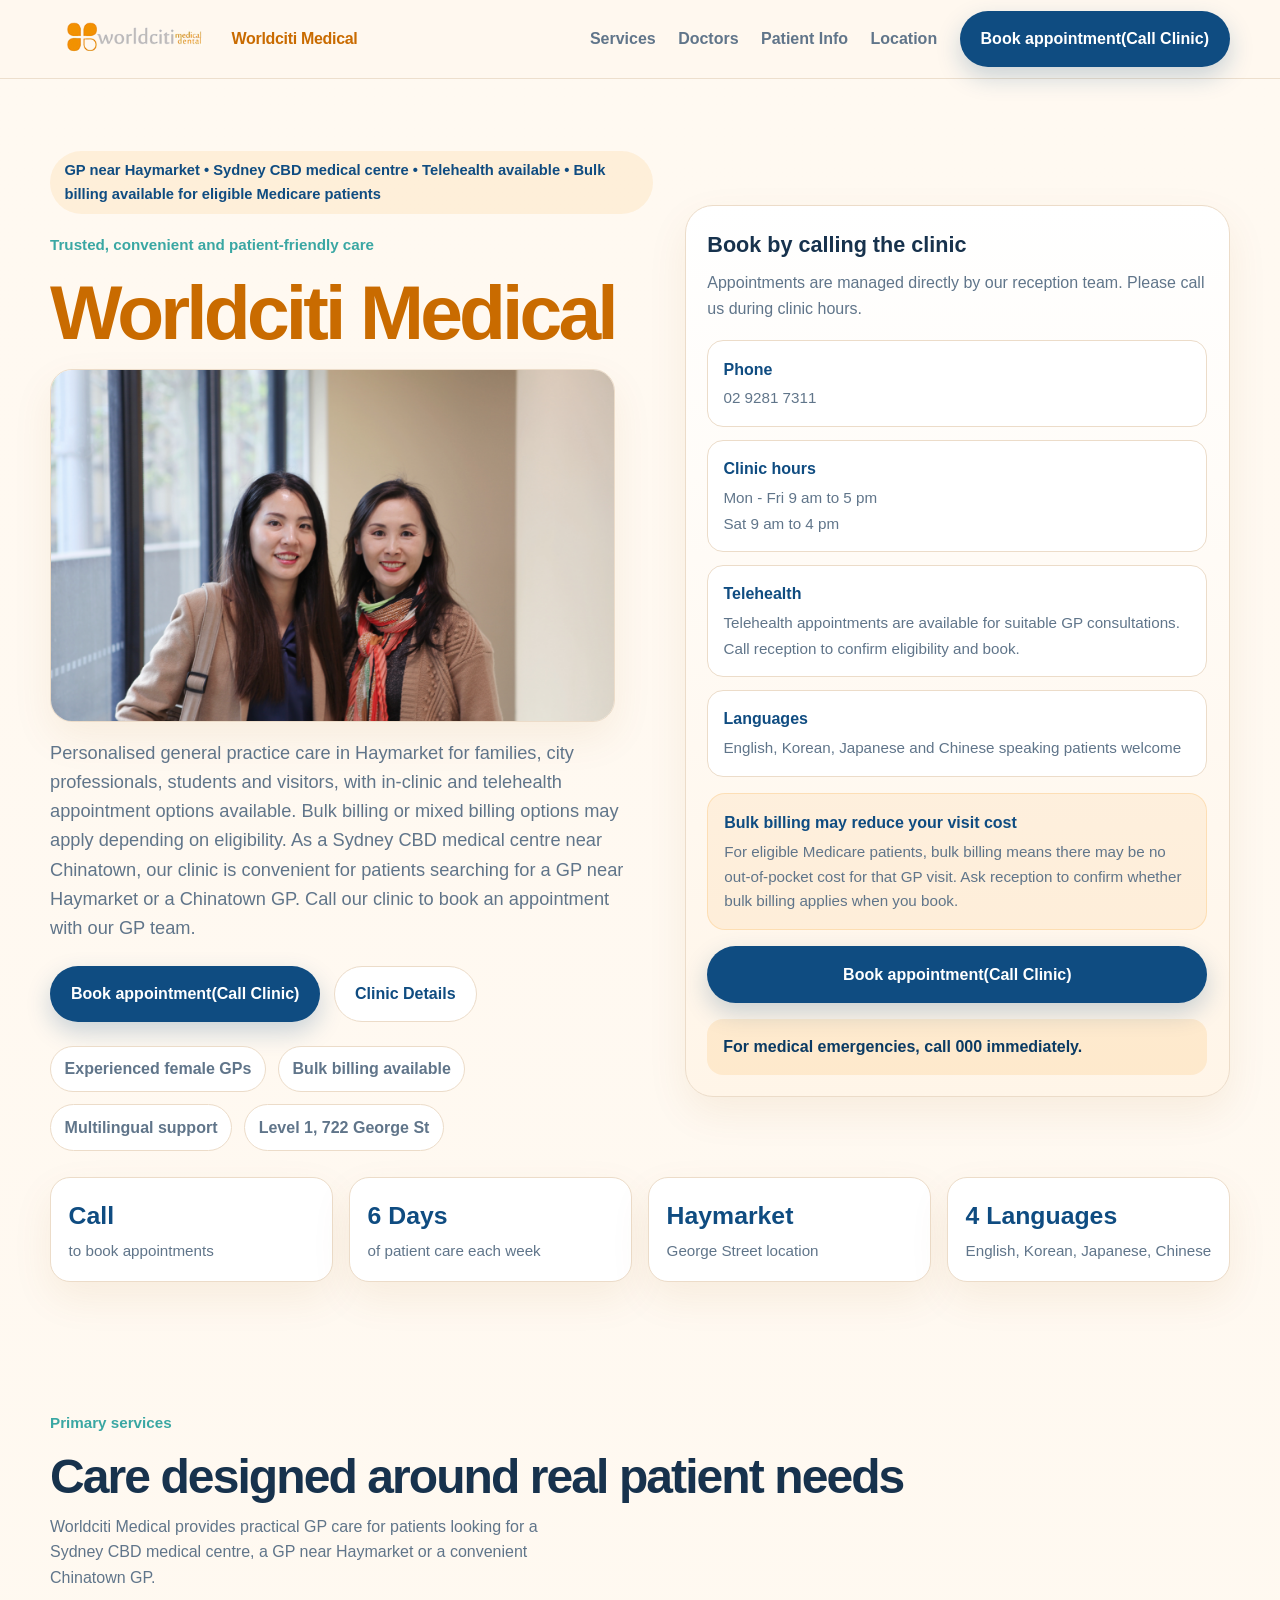
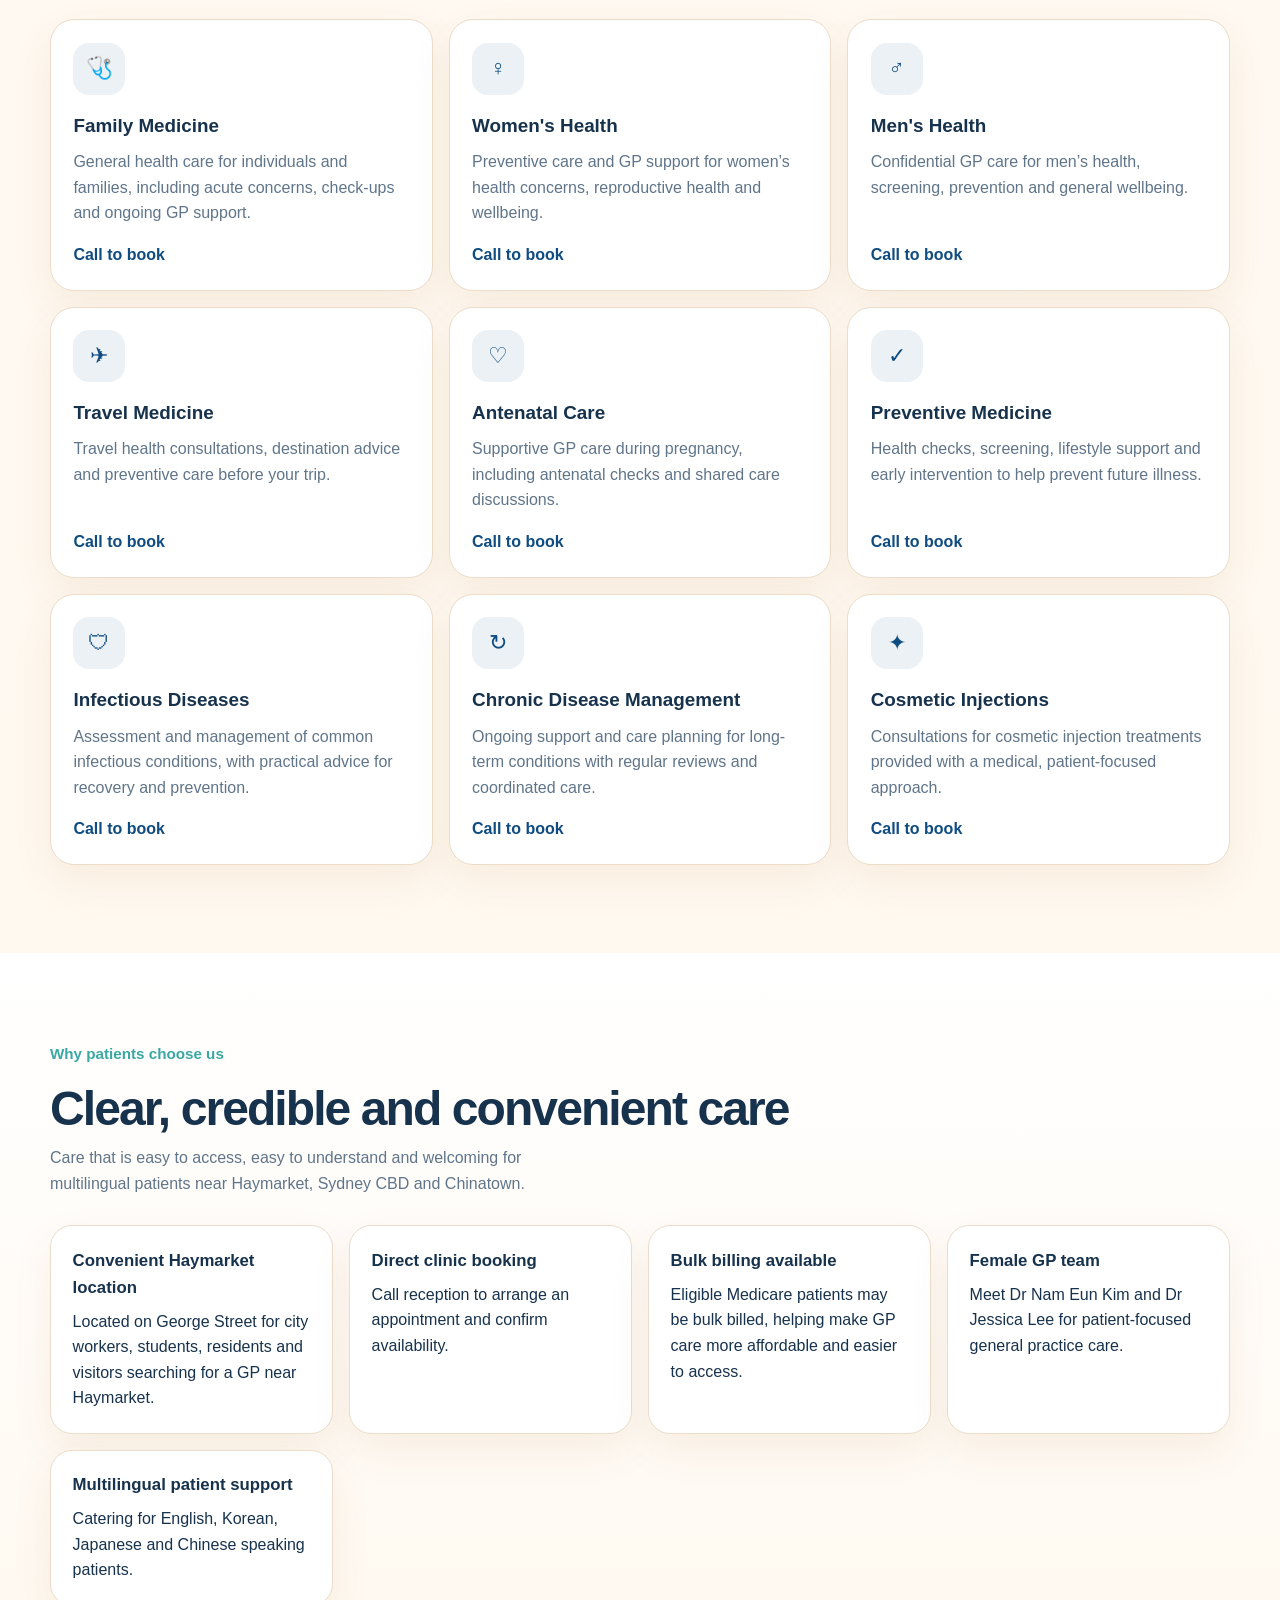
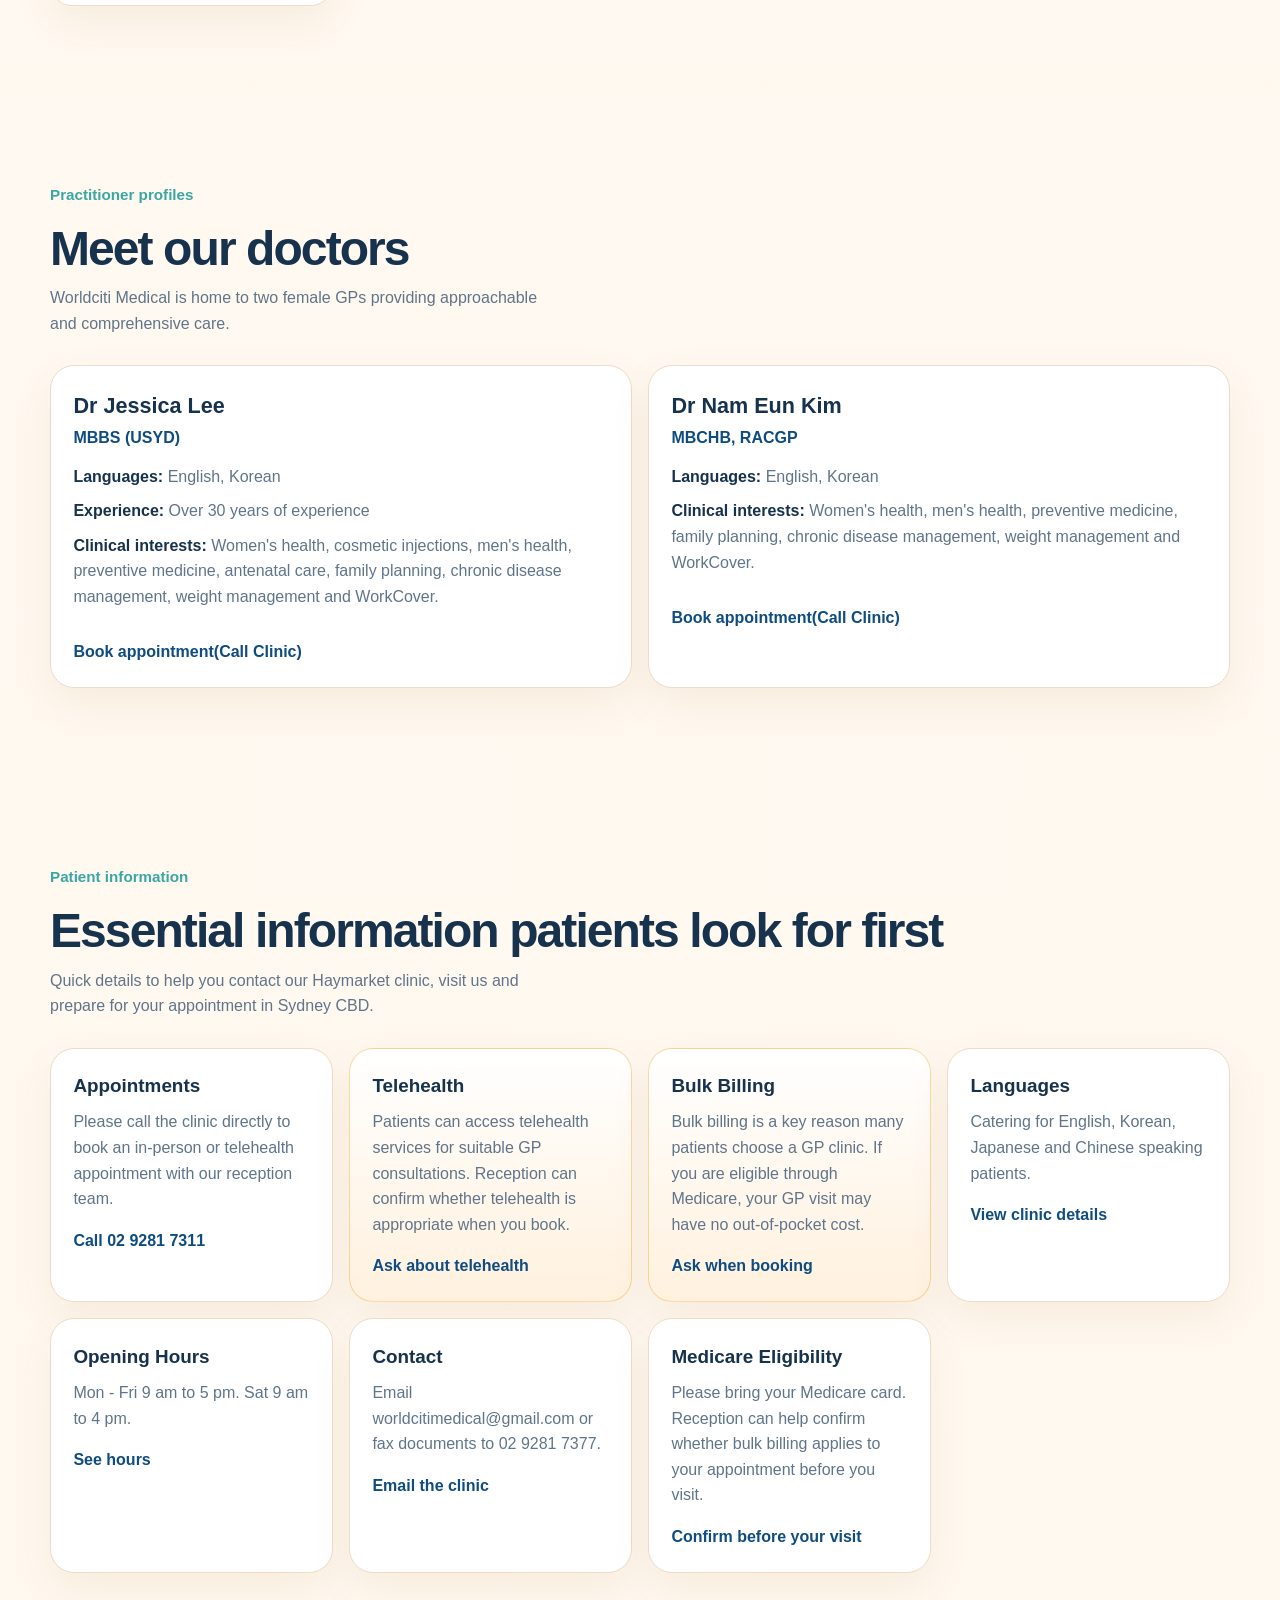
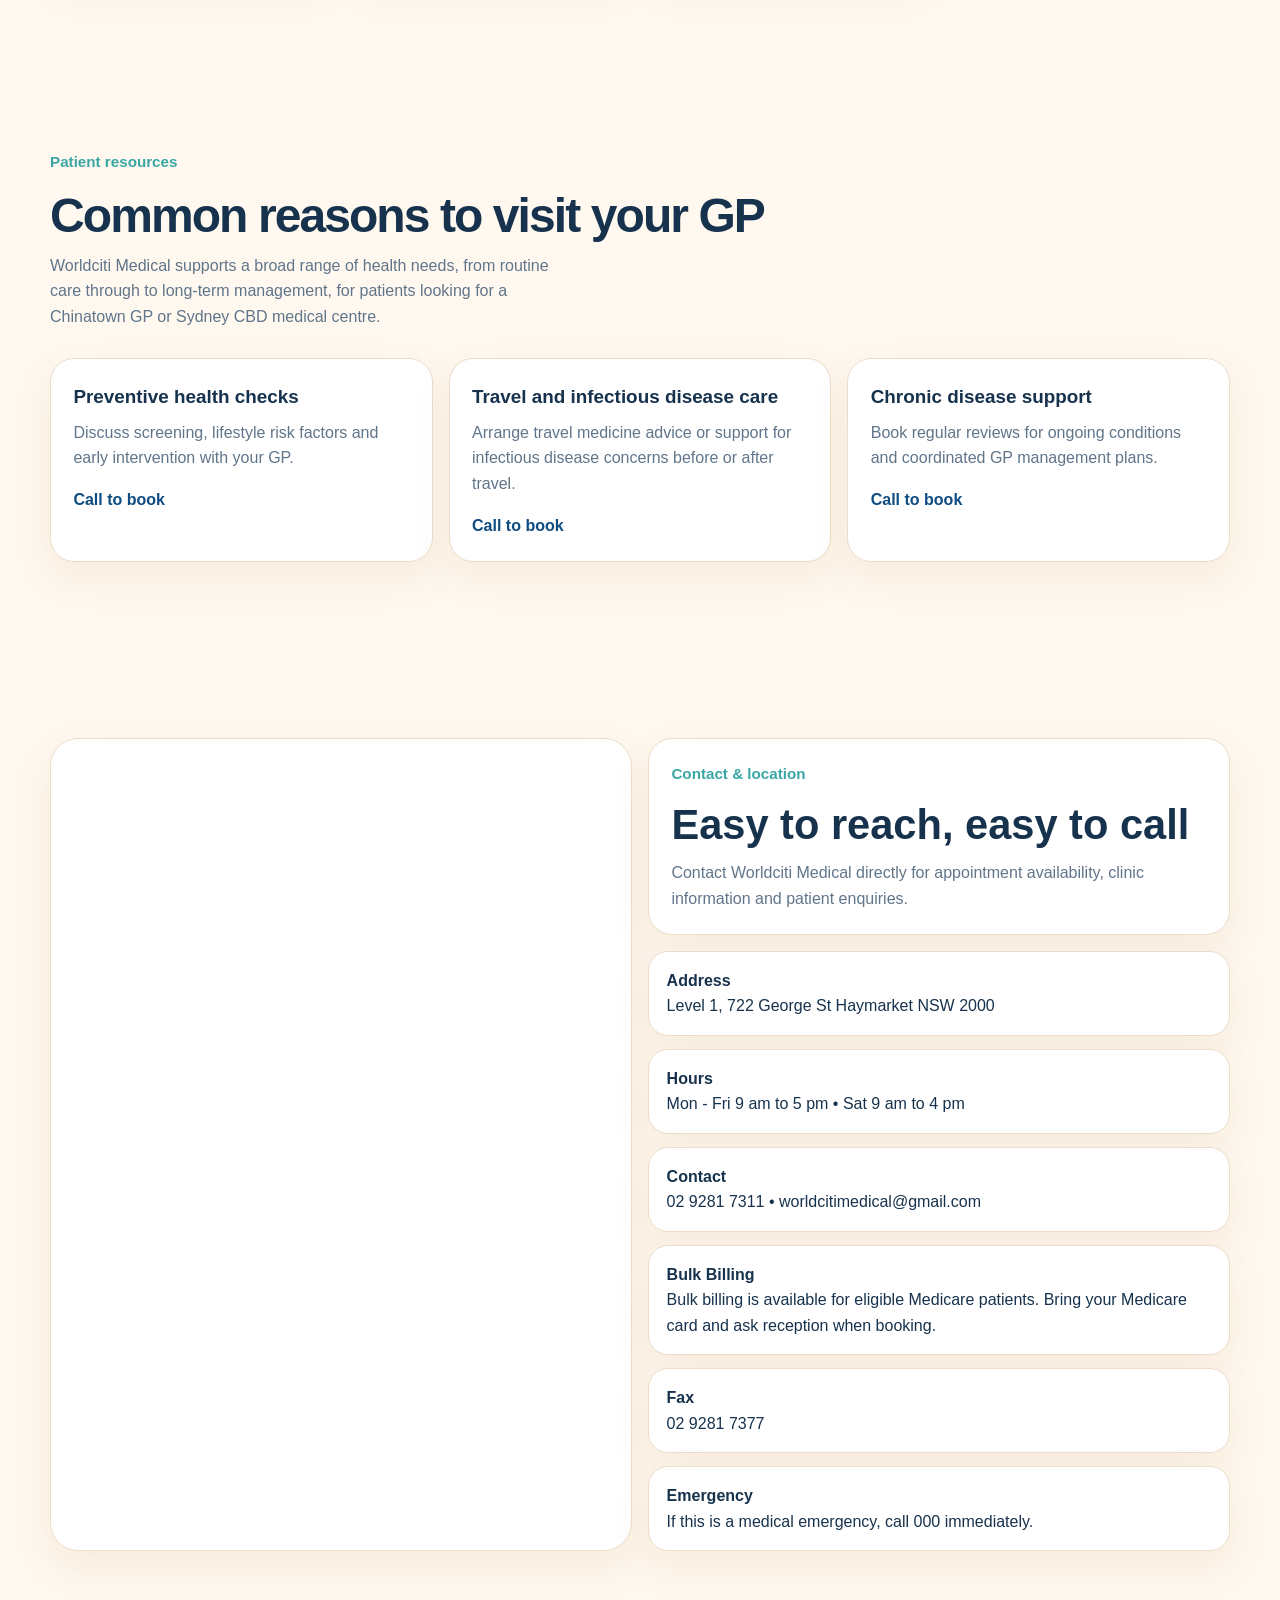
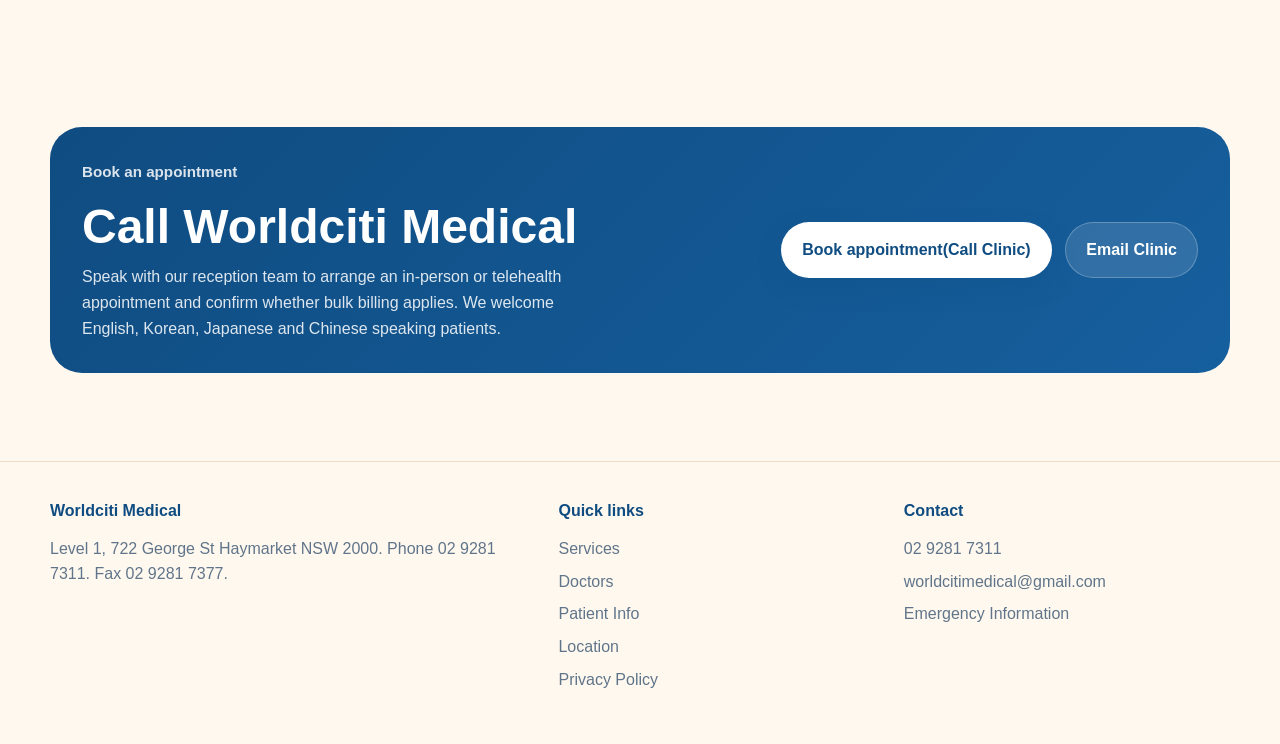
<file: index.html>
<!DOCTYPE html>
<html lang="en-AU">
<head>
  <meta charset="UTF-8" />
  <meta name="viewport" content="width=device-width, initial-scale=1.0" />
  <title>Worldciti Medical | GP Clinic in Haymarket, Sydney CBD</title>
  <meta name="description" content="Looking for a trusted GP in Haymarket? Worldciti Medical offers comprehensive bulk billing/mixed billing medical services and telehealth consultations in Sydney CBD. Call to book today." />
  <meta name="theme-color" content="#0f4c81" />
  <link rel="canonical" href="https://worldcitimedical.com.au/" />
  <meta property="og:title" content="Worldciti Medical | GP Clinic in Haymarket, Sydney CBD" />
  <meta property="og:description" content="Looking for a trusted GP in Haymarket? Worldciti Medical offers bulk billing/mixed billing medical services and telehealth consultations in Sydney CBD. Call to book today." />
  <meta property="og:type" content="website" />
  <meta property="og:locale" content="en_AU" />
  <meta property="og:url" content="https://worldcitimedical.com.au/" />
  <style>
    :root {
      --bg: #fff8ef;
      --surface: #ffffff;
      --surface-soft: #fff1de;
      --primary: #0f4c81;
      --primary-strong: #0a3a63;
      --accent: #3aa7a3;
      --brand-orange: #f29200;
      --brand-orange-dark: #c96b00;
      --accent-soft: #fff1de;
      --text: #17324d;
      --muted: #60758a;
      --border: #ecdcc9;
      --shadow: 0 16px 40px rgba(154, 87, 0, 0.08);
      --radius-lg: 28px;
      --radius-md: 18px;
      --max: 1180px;
    }

    * {
      box-sizing: border-box;
      margin: 0;
      padding: 0;
    }

    html {
      scroll-behavior: smooth;
    }

    body {
      font-family: Inter, "Segoe UI", Arial, Helvetica, sans-serif;
      background: linear-gradient(180deg, #fff9f1 0%, var(--bg) 100%);
      color: var(--text);
      line-height: 1.6;
      overflow-x: hidden;
    }

    a {
      color: inherit;
      text-decoration: none;
    }

    img {
      max-width: 100%;
      display: block;
    }

    .container {
      width: min(var(--max), calc(100% - 2rem));
      margin: 0 auto;
    }

    .section {
      padding: 88px 0;
    }

    .chip {
      display: inline-flex;
      align-items: center;
      flex-wrap: wrap;
      gap: 0.55rem;
      max-width: 100%;
      padding: 0.5rem 0.9rem;
      border-radius: 999px;
      background: rgba(242, 146, 0, 0.1);
      color: var(--primary);
      font-weight: 700;
      font-size: 0.92rem;
      margin-bottom: 1.1rem;
    }

    .btn {
      display: inline-flex;
      align-items: center;
      justify-content: center;
      gap: 0.55rem;
      min-height: 50px;
      padding: 0.9rem 1.25rem;
      border-radius: 999px;
      border: 1px solid transparent;
      cursor: pointer;
      font-weight: 700;
      transition: transform 0.22s ease, box-shadow 0.22s ease, background 0.22s ease;
    }

    .btn:hover {
      transform: translateY(-2px);
    }

    .btn-primary {
      background: var(--primary);
      color: #fff;
      box-shadow: 0 10px 24px rgba(15, 76, 129, 0.22);
    }

    .btn-primary:hover {
      background: var(--primary-strong);
    }

    .btn-secondary {
      background: #fff;
      color: var(--primary);
      border-color: var(--border);
    }

    .btn-secondary:hover {
      background: var(--surface-soft);
    }

    .eyebrow {
      display: inline-flex;
      align-items: center;
      gap: 0.45rem;
      color: var(--accent);
      font-weight: 700;
      font-size: 0.95rem;
      margin-bottom: 1rem;
    }

    header {
      position: sticky;
      top: 0;
      z-index: 1000;
      background: rgba(255, 248, 239, 0.94);
      backdrop-filter: blur(12px);
      border-bottom: 1px solid rgba(236, 220, 201, 0.9);
    }

    .nav {
      display: flex;
      align-items: center;
      justify-content: space-between;
      min-height: 78px;
      gap: 1rem;
    }

    .brand {
      display: flex;
      align-items: center;
      gap: 0.85rem;
      font-weight: 800;
      color: var(--brand-orange-dark);
      letter-spacing: -0.02em;
    }

    .brand-badge {
      width: 168px;
      height: auto;
      max-height: 54px;
      object-fit: contain;
    }

    .nav-links {
      display: flex;
      align-items: center;
      gap: 1.4rem;
      color: var(--muted);
      font-weight: 600;
    }

    .nav-links a:hover {
      color: var(--primary);
    }

    .menu-toggle {
      display: none;
      font-size: 1.6rem;
      background: transparent;
      border: 0;
      color: var(--primary);
      cursor: pointer;
    }

    .hero {
      padding: 72px 0 40px;
    }

    .hero-grid {
      display: grid;
      grid-template-columns: 1.05fr 0.95fr;
      gap: 2rem;
      align-items: center;
    }

    .hero-title-block {
      width: 100%;
      max-width: 100%;
      margin-bottom: 1rem;
    }

    .hero-copy h1 {
      font-size: clamp(2.5rem, 6vw, 4.9rem);
      line-height: 1.04;
      letter-spacing: -0.05em;
      color: var(--brand-orange-dark);
      width: max-content;
      max-width: 100%;
    }

    .hero-doctor-photo {
      width: 100%;
      max-width: 100%;
      aspect-ratio: 16 / 10;
      border-radius: 22px;
      border: 1px solid var(--border);
      box-shadow: var(--shadow);
      margin-top: 1rem;
      margin-bottom: 1rem;
      object-fit: cover;
      object-position: center 45%;
    }

    .hero-copy p {
      color: var(--muted);
      font-size: clamp(1rem, 2vw, 1.14rem);
      max-width: 58ch;
      margin-bottom: 1.5rem;
    }

    .hero-actions {
      display: flex;
      flex-wrap: wrap;
      gap: 0.85rem;
      margin-bottom: 1.45rem;
    }

    .trust-row {
      display: flex;
      flex-wrap: wrap;
      gap: 0.75rem;
      color: var(--muted);
      font-weight: 600;
    }

    .trust-pill {
      padding: 0.6rem 0.85rem;
      border-radius: 999px;
      background: #fff;
      border: 1px solid var(--border);
    }

    .hero-card {
      background: var(--surface);
      border: 1px solid var(--border);
      border-radius: var(--radius-lg);
      box-shadow: var(--shadow);
      padding: 1.35rem;
      position: relative;
      overflow: hidden;
    }

    .booking-panel {
      background: linear-gradient(180deg, #ffffff 0%, #fff5e8 100%);
    }

    .booking-panel h3 {
      font-size: 1.35rem;
      margin-bottom: 0.5rem;
    }

    .booking-panel p {
      color: var(--muted);
      margin-bottom: 1.2rem;
    }

    .contact-panel-list {
      display: grid;
      gap: 0.8rem;
      margin-bottom: 1rem;
    }

    .contact-panel-item {
      padding: 0.95rem;
      border-radius: 16px;
      border: 1px solid var(--border);
      background: #fff;
    }

    .contact-panel-item strong {
      display: block;
      color: var(--primary);
      margin-bottom: 0.2rem;
    }

    .contact-panel-item span,
    .contact-panel-item a {
      color: var(--muted);
      font-size: 0.95rem;
    }

    .notice {
      border-radius: 16px;
      background: rgba(242, 146, 0, 0.12);
      color: var(--primary-strong);
      padding: 0.95rem 1rem;
      font-weight: 700;
    }

    .billing-note {
      margin-top: 0.9rem;
      margin-bottom: 1rem;
      border-radius: 18px;
      background: rgba(242, 146, 0, 0.08);
      border: 1px solid rgba(242, 146, 0, 0.18);
      padding: 1rem;
    }

    .billing-note strong {
      display: block;
      color: var(--primary);
      margin-bottom: 0.3rem;
    }

    .billing-note p {
      margin: 0;
      color: var(--muted);
      font-size: 0.95rem;
    }

    .stats {
      display: grid;
      grid-template-columns: repeat(4, minmax(0, 1fr));
      gap: 1rem;
      margin-top: 26px;
    }

    .stat {
      background: #fff;
      border: 1px solid var(--border);
      border-radius: 20px;
      padding: 1.1rem;
      box-shadow: var(--shadow);
    }

    .stat strong {
      display: block;
      font-size: 1.55rem;
      color: var(--primary);
      margin-bottom: 0.15rem;
    }

    .stat span {
      color: var(--muted);
      font-size: 0.95rem;
    }

    .section-head {
      display: flex;
      justify-content: space-between;
      align-items: end;
      gap: 2rem;
      margin-bottom: 1.8rem;
    }

    .section-head h2 {
      font-size: clamp(2rem, 4vw, 3rem);
      line-height: 1.1;
      letter-spacing: -0.04em;
      margin-bottom: 0.6rem;
    }

    .section-head p {
      color: var(--muted);
      max-width: 58ch;
    }

    .service-grid,
    .doctor-grid,
    .info-grid,
    .resource-grid {
      display: grid;
      gap: 1rem;
    }

    .service-grid {
      grid-template-columns: repeat(3, minmax(0, 1fr));
    }

    .card {
      background: #fff;
      border: 1px solid var(--border);
      border-radius: 24px;
      padding: 1.4rem;
      box-shadow: var(--shadow);
    }

    .service-card {
      display: flex;
      flex-direction: column;
      justify-content: space-between;
      min-height: 220px;
    }

    .service-icon {
      width: 52px;
      height: 52px;
      border-radius: 16px;
      display: grid;
      place-items: center;
      background: rgba(15, 76, 129, 0.08);
      color: var(--primary);
      font-size: 1.35rem;
      margin-bottom: 1rem;
    }

    .service-card h3,
    .doctor-card h3,
    .info-card h3,
    .resource-card h3 {
      font-size: 1.18rem;
      margin-bottom: 0.5rem;
    }

    .service-card p,
    .doctor-card p,
    .info-card p,
    .resource-card p,
    .location-copy p {
      color: var(--muted);
    }

    .service-link,
    .text-link {
      color: var(--primary);
      font-weight: 700;
      margin-top: 1rem;
      display: inline-block;
    }

    .why {
      background: linear-gradient(180deg, #ffffff 0%, #fff8ef 100%);
    }

    .why-grid {
      display: grid;
      grid-template-columns: repeat(4, minmax(0, 1fr));
      gap: 1rem;
    }

    .why-item {
      background: #fff;
      border: 1px solid var(--border);
      border-radius: 22px;
      padding: 1.35rem;
      box-shadow: var(--shadow);
    }

    .why-item strong {
      display: block;
      font-size: 1.05rem;
      margin-bottom: 0.45rem;
    }

    .doctor-grid {
      grid-template-columns: 1fr;
    }

    .doctor-card {
      padding: 0;
      overflow: hidden;
    }

    .doctor-photo {
      height: 440px;
      background: linear-gradient(135deg, #fff1de, #fff8ef);
      display: grid;
      place-items: center;
      color: var(--primary);
      font-size: 3rem;
      font-weight: 800;
      background-repeat: no-repeat;
      background-size: cover;
      background-position: center 45%;
    }

    .doctor-photo.has-photo {
      color: transparent;
    }

    .doctor-photo.team {
      background-image: url("photoLeeKim.jpg");
    }

    .doctor-body {
      padding: 1.35rem;
    }

    .doctor-meta {
      display: flex;
      flex-wrap: wrap;
      gap: 0.55rem;
      margin: 0.75rem 0 1rem;
    }

    .doctor-meta span {
      border-radius: 999px;
      padding: 0.45rem 0.75rem;
      background: var(--surface-soft);
      color: var(--primary);
      font-size: 0.88rem;
      font-weight: 700;
    }

    .doctor-bio-grid {
      display: grid;
      grid-template-columns: repeat(2, minmax(0, 1fr));
      gap: 1rem;
      margin-top: 1rem;
    }

    .doctor-bio-card {
      display: flex;
      flex-direction: column;
      gap: 0.85rem;
    }

    .doctor-bio-card h3 {
      font-size: 1.35rem;
      margin-bottom: 0.1rem;
    }

    .doctor-credentials {
      color: var(--primary);
      font-weight: 800;
    }

    .doctor-bio-list {
      list-style: none;
      display: grid;
      gap: 0.55rem;
      color: var(--muted);
    }

    .doctor-bio-list strong {
      color: var(--text);
    }

    .info-grid {
      grid-template-columns: repeat(4, minmax(0, 1fr));
    }

    .info-card.featured {
      background: linear-gradient(180deg, #ffffff 0%, #fff1de 100%);
      border-color: rgba(242, 146, 0, 0.34);
    }

    .resource-grid {
      grid-template-columns: repeat(3, minmax(0, 1fr));
    }

    .location-grid {
      display: grid;
      grid-template-columns: 1fr 1fr;
      gap: 1rem;
      align-items: stretch;
    }

    .map-box {
      min-height: 380px;
      border-radius: 28px;
      border: 1px solid var(--border);
      box-shadow: var(--shadow);
      overflow: hidden;
      background: #fff;
    }

    .map-box iframe {
      width: 100%;
      height: 100%;
      min-height: 380px;
      border: 0;
      display: block;
    }

    .location-card {
      display: grid;
      gap: 1rem;
    }

    .location-list {
      display: grid;
      gap: 0.8rem;
    }

    .location-item {
      border-radius: 20px;
      background: #fff;
      border: 1px solid var(--border);
      padding: 1rem 1.1rem;
      box-shadow: var(--shadow);
    }

    .cta-band {
      background: linear-gradient(135deg, var(--primary), #165f9e);
      color: #fff;
      border-radius: 32px;
      padding: 2rem;
      display: grid;
      grid-template-columns: 1.1fr 0.9fr;
      gap: 1rem;
      align-items: center;
    }

    .cta-band p {
      color: rgba(255,255,255,0.86);
      max-width: 54ch;
    }

    .cta-actions {
      display: flex;
      flex-wrap: wrap;
      gap: 0.85rem;
      justify-content: flex-end;
    }

    .cta-band .btn-secondary {
      background: rgba(255,255,255,0.12);
      border-color: rgba(255,255,255,0.24);
      color: #fff;
    }

    footer {
      padding: 36px 0 52px;
      border-top: 1px solid var(--border);
      background: var(--bg);
    }

    .footer-grid {
      display: grid;
      grid-template-columns: 1.2fr 0.8fr 0.8fr;
      gap: 1.2rem;
      color: var(--muted);
    }

    .footer-grid h4 {
      color: var(--primary);
      margin-bottom: 0.75rem;
    }

    .footer-grid ul {
      list-style: none;
      display: grid;
      gap: 0.45rem;
    }

    .sr-only {
      position: absolute;
      width: 1px;
      height: 1px;
      padding: 0;
      margin: -1px;
      overflow: hidden;
      clip: rect(0, 0, 0, 0);
      border: 0;
    }

    .reveal {
      opacity: 0;
      transform: translateY(28px);
      transition: opacity 0.8s ease, transform 0.8s ease;
    }

    .reveal.visible {
      opacity: 1;
      transform: translateY(0);
    }

    @media (max-width: 1024px) {
      .hero-grid,
      .location-grid,
      .cta-band,
      .service-grid,
      .doctor-grid,
      .doctor-bio-grid,
      .info-grid,
      .resource-grid,
      .stats,
      .why-grid,
      .footer-grid {
        grid-template-columns: 1fr 1fr;
      }
    }

    @media (max-width: 820px) {
      .brand-badge {
        width: 142px;
        max-height: 48px;
      }

      .menu-toggle {
        display: block;
      }

      .nav-links {
        position: absolute;
        top: 78px;
        left: 1rem;
        right: 1rem;
        display: none;
        flex-direction: column;
        align-items: stretch;
        background: rgba(255,255,255,0.98);
        border: 1px solid var(--border);
        border-radius: 20px;
        padding: 1rem;
        box-shadow: var(--shadow);
      }

      .nav-links.open {
        display: flex;
      }

      .nav-links a,
      .nav-links .btn {
        width: 100%;
        text-align: center;
      }

      .hero-grid,
      .service-grid,
      .doctor-grid,
      .doctor-bio-grid,
      .info-grid,
      .resource-grid,
      .location-grid,
      .stats,
      .why-grid,
      .cta-band,
      .footer-grid {
        grid-template-columns: 1fr;
      }

      .section {
        padding: 74px 0;
      }

      .cta-actions {
        justify-content: flex-start;
      }

      .doctor-photo {
        height: 460px;
      }

    }

    @media (prefers-reduced-motion: reduce) {
      html {
        scroll-behavior: auto;
      }

      .reveal,
      .btn {
        transition: none !important;
        transform: none !important;
        opacity: 1 !important;
      }
    }
  </style>
  <script type="application/ld+json">
  {
    "@context": "https://schema.org",
    "@type": "MedicalClinic",
    "name": "Worldciti Medical",
    "url": "https://worldcitimedical.com.au/",
    "description": "Worldciti Medical is a GP clinic in Haymarket, serving patients looking for a Sydney CBD medical centre, GP near Haymarket, Chinatown GP or telehealth GP consultation.",
    "telephone": "+61-2-9281-7311",
    "faxNumber": "+61-2-9281-7377",
    "email": "worldcitimedical@gmail.com",
    "medicalSpecialty": ["GeneralPractice"],
    "areaServed": ["Haymarket", "Sydney CBD", "Chinatown"],
    "availableService": ["General practice", "Bulk billing/mixed billing medical services", "Telehealth consultations"],
    "address": {
      "@type": "PostalAddress",
      "streetAddress": "Level 1, 722 George St",
      "addressLocality": "Haymarket",
      "addressRegion": "NSW",
      "postalCode": "2000",
      "addressCountry": "AU"
    },
    "openingHoursSpecification": [
      {
        "@type": "OpeningHoursSpecification",
        "dayOfWeek": ["Monday", "Tuesday", "Wednesday", "Thursday", "Friday"],
        "opens": "09:00",
        "closes": "17:00"
      },
      {
        "@type": "OpeningHoursSpecification",
        "dayOfWeek": ["Saturday"],
        "opens": "09:00",
        "closes": "16:00"
      }
    ]
  }
  </script>
</head>
<body>
  <header>
    <div class="container nav">
      <a href="#top" class="brand" aria-label="Go to homepage">
        <img class="brand-badge" src="worldcitimedical_logo.png" alt="" />
        <span>Worldciti Medical</span>
      </a>

      <button class="menu-toggle" aria-label="Open menu" aria-expanded="false">☰</button>

      <nav class="nav-links" id="navMenu">
        <a href="#services">Services</a>
        <a href="#doctors">Doctors</a>
        <a href="#patients">Patient Info</a>
        <a href="#location">Location</a>
        <a href="tel:0292817311" class="btn btn-primary">Book appointment(Call Clinic)</a>
      </nav>
    </div>
  </header>

  <main id="top">
    <section class="hero">
      <div class="container hero-grid">
        <div class="hero-copy reveal visible">
          <div class="chip">GP near Haymarket • Sydney CBD medical centre • Telehealth available • Bulk billing available for eligible Medicare patients</div>
          <div class="eyebrow">Trusted, convenient and patient-friendly care</div>
          <div class="hero-title-block">
            <h1 id="heroTitle">Worldciti Medical</h1>
            <img class="hero-doctor-photo" src="photoLeeKim.jpg" alt="Dr Nam Eun Kim and Dr Jessica Lee" />
          </div>
          <p>
            Personalised general practice care in Haymarket for families, city professionals,
            students and visitors, with in-clinic and telehealth appointment options available.
            Bulk billing or mixed billing options may apply depending on eligibility.
            As a Sydney CBD medical centre near Chinatown, our clinic is convenient for patients searching
            for a GP near Haymarket or a Chinatown GP. Call our clinic to book an appointment with our GP team.
          </p>
          <div class="hero-actions">
            <a href="tel:0292817311" class="btn btn-primary">Book appointment(Call Clinic)</a>
            <a href="#location" class="btn btn-secondary">Clinic Details</a>
          </div>
          <div class="trust-row">
            <span class="trust-pill">Experienced female GPs</span>
            <span class="trust-pill">Bulk billing available</span>
            <span class="trust-pill">Multilingual support</span>
            <span class="trust-pill">Level 1, 722 George St</span>
          </div>
        </div>

        <div class="hero-card booking-panel reveal" id="booking">
          <h3>Book by calling the clinic</h3>
          <p>Appointments are managed directly by our reception team. Please call us during clinic hours.</p>
          <div class="contact-panel-list">
            <div class="contact-panel-item">
              <strong>Phone</strong>
              <a href="tel:0292817311">02 9281 7311</a>
            </div>
            <div class="contact-panel-item">
              <strong>Clinic hours</strong>
              <span>Mon - Fri 9 am to 5 pm<br />Sat 9 am to 4 pm</span>
            </div>
            <div class="contact-panel-item">
              <strong>Telehealth</strong>
              <span>Telehealth appointments are available for suitable GP consultations. Call reception to confirm eligibility and book.</span>
            </div>
            <div class="contact-panel-item">
              <strong>Languages</strong>
              <span>English, Korean, Japanese and Chinese speaking patients welcome</span>
            </div>
          </div>
          <div class="billing-note">
            <strong>Bulk billing may reduce your visit cost</strong>
            <p>For eligible Medicare patients, bulk billing means there may be no out-of-pocket cost for that GP visit. Ask reception to confirm whether bulk billing applies when you book.</p>
          </div>
          <a href="tel:0292817311" class="btn btn-primary" style="width: 100%;">Book appointment(Call Clinic)</a>
          <div class="notice" style="margin-top: 1rem;">For medical emergencies, call 000 immediately.</div>
        </div>
      </div>

      <div class="container stats reveal">
        <div class="stat"><strong>Call</strong><span>to book appointments</span></div>
        <div class="stat"><strong>6 Days</strong><span>of patient care each week</span></div>
        <div class="stat"><strong>Haymarket</strong><span>George Street location</span></div>
        <div class="stat"><strong>4 Languages</strong><span>English, Korean, Japanese, Chinese</span></div>
      </div>
    </section>

    <section id="services" class="section">
      <div class="container">
        <div class="section-head reveal">
          <div>
            <div class="eyebrow">Primary services</div>
            <h2>Care designed around real patient needs</h2>
            <p>Worldciti Medical provides practical GP care for patients looking for a Sydney CBD medical centre, a GP near Haymarket or a convenient Chinatown GP.</p>
          </div>
        </div>

        <div class="service-grid">
          <article class="card service-card reveal">
            <div>
              <div class="service-icon">🩺</div>
              <h3>Family Medicine</h3>
              <p>General health care for individuals and families, including acute concerns, check-ups and ongoing GP support.</p>
            </div>
            <a href="tel:0292817311" class="service-link">Call to book</a>
          </article>

          <article class="card service-card reveal">
            <div>
              <div class="service-icon">♀</div>
              <h3>Women's Health</h3>
              <p>Preventive care and GP support for women’s health concerns, reproductive health and wellbeing.</p>
            </div>
            <a href="tel:0292817311" class="service-link">Call to book</a>
          </article>

          <article class="card service-card reveal">
            <div>
              <div class="service-icon">♂</div>
              <h3>Men's Health</h3>
              <p>Confidential GP care for men’s health, screening, prevention and general wellbeing.</p>
            </div>
            <a href="tel:0292817311" class="service-link">Call to book</a>
          </article>

          <article class="card service-card reveal">
            <div>
              <div class="service-icon">✈</div>
              <h3>Travel Medicine</h3>
              <p>Travel health consultations, destination advice and preventive care before your trip.</p>
            </div>
            <a href="tel:0292817311" class="service-link">Call to book</a>
          </article>

          <article class="card service-card reveal">
            <div>
              <div class="service-icon">♡</div>
              <h3>Antenatal Care</h3>
              <p>Supportive GP care during pregnancy, including antenatal checks and shared care discussions.</p>
            </div>
            <a href="tel:0292817311" class="service-link">Call to book</a>
          </article>

          <article class="card service-card reveal">
            <div>
              <div class="service-icon">✓</div>
              <h3>Preventive Medicine</h3>
              <p>Health checks, screening, lifestyle support and early intervention to help prevent future illness.</p>
            </div>
            <a href="tel:0292817311" class="service-link">Call to book</a>
          </article>

          <article class="card service-card reveal">
            <div>
              <div class="service-icon">🛡</div>
              <h3>Infectious Diseases</h3>
              <p>Assessment and management of common infectious conditions, with practical advice for recovery and prevention.</p>
            </div>
            <a href="tel:0292817311" class="service-link">Call to book</a>
          </article>

          <article class="card service-card reveal">
            <div>
              <div class="service-icon">↻</div>
              <h3>Chronic Disease Management</h3>
              <p>Ongoing support and care planning for long-term conditions with regular reviews and coordinated care.</p>
            </div>
            <a href="tel:0292817311" class="service-link">Call to book</a>
          </article>

          <article class="card service-card reveal">
            <div>
              <div class="service-icon">✦</div>
              <h3>Cosmetic Injections</h3>
              <p>Consultations for cosmetic injection treatments provided with a medical, patient-focused approach.</p>
            </div>
            <a href="tel:0292817311" class="service-link">Call to book</a>
          </article>
        </div>
      </div>
    </section>

    <section class="section why">
      <div class="container">
        <div class="section-head reveal">
          <div>
            <div class="eyebrow">Why patients choose us</div>
            <h2>Clear, credible and convenient care</h2>
            <p>Care that is easy to access, easy to understand and welcoming for multilingual patients near Haymarket, Sydney CBD and Chinatown.</p>
          </div>
        </div>

        <div class="why-grid">
          <div class="why-item reveal">
            <strong>Convenient Haymarket location</strong>
            <p>Located on George Street for city workers, students, residents and visitors searching for a GP near Haymarket.</p>
          </div>
          <div class="why-item reveal">
            <strong>Direct clinic booking</strong>
            <p>Call reception to arrange an appointment and confirm availability.</p>
          </div>
          <div class="why-item reveal">
            <strong>Bulk billing available</strong>
            <p>Eligible Medicare patients may be bulk billed, helping make GP care more affordable and easier to access.</p>
          </div>
          <div class="why-item reveal">
            <strong>Female GP team</strong>
            <p>Meet Dr Nam Eun Kim and Dr Jessica Lee for patient-focused general practice care.</p>
          </div>
          <div class="why-item reveal">
            <strong>Multilingual patient support</strong>
            <p>Catering for English, Korean, Japanese and Chinese speaking patients.</p>
          </div>
        </div>
      </div>
    </section>

    <section id="doctors" class="section">
      <div class="container">
        <div class="section-head reveal">
          <div>
            <div class="eyebrow">Practitioner profiles</div>
            <h2>Meet our doctors</h2>
            <p>Worldciti Medical is home to two female GPs providing approachable and comprehensive care.</p>
          </div>
        </div>

        <div class="doctor-bio-grid">
          <article class="card doctor-bio-card reveal">
            <div>
              <h3>Dr Jessica Lee</h3>
              <div class="doctor-credentials">MBBS (USYD)</div>
            </div>
            <ul class="doctor-bio-list">
              <li><strong>Languages:</strong> English, Korean</li>
              <li><strong>Experience:</strong> Over 30 years of experience</li>
              <li><strong>Clinical interests:</strong> Women's health, cosmetic injections, men's health, preventive medicine, antenatal care, family planning, chronic disease management, weight management and WorkCover.</li>
            </ul>
            <a class="service-link" href="tel:0292817311">Book appointment(Call Clinic)</a>
          </article>

          <article class="card doctor-bio-card reveal">
            <div>
              <h3>Dr Nam Eun Kim</h3>
              <div class="doctor-credentials">MBCHB, RACGP</div>
            </div>
            <ul class="doctor-bio-list">
              <li><strong>Languages:</strong> English, Korean</li>
              <li><strong>Clinical interests:</strong> Women's health, men's health, preventive medicine, family planning, chronic disease management, weight management and WorkCover.</li>
            </ul>
            <a class="service-link" href="tel:0292817311">Book appointment(Call Clinic)</a>
          </article>
        </div>
      </div>
    </section>

    <section id="patients" class="section">
      <div class="container">
        <div class="section-head reveal">
          <div>
            <div class="eyebrow">Patient information</div>
            <h2>Essential information patients look for first</h2>
            <p>Quick details to help you contact our Haymarket clinic, visit us and prepare for your appointment in Sydney CBD.</p>
          </div>
        </div>

        <div class="info-grid">
          <article class="card info-card reveal">
            <h3>Appointments</h3>
            <p>Please call the clinic directly to book an in-person or telehealth appointment with our reception team.</p>
            <a href="tel:0292817311" class="text-link">Call 02 9281 7311</a>
          </article>
          <article class="card info-card featured reveal">
            <h3>Telehealth</h3>
            <p>Patients can access telehealth services for suitable GP consultations. Reception can confirm whether telehealth is appropriate when you book.</p>
            <a href="tel:0292817311" class="text-link">Ask about telehealth</a>
          </article>
          <article class="card info-card featured reveal">
            <h3>Bulk Billing</h3>
            <p>Bulk billing is a key reason many patients choose a GP clinic. If you are eligible through Medicare, your GP visit may have no out-of-pocket cost.</p>
            <a href="tel:0292817311" class="text-link">Ask when booking</a>
          </article>
          <article class="card info-card reveal">
            <h3>Languages</h3>
            <p>Catering for English, Korean, Japanese and Chinese speaking patients.</p>
            <a href="#location" class="text-link">View clinic details</a>
          </article>
          <article class="card info-card reveal">
            <h3>Opening Hours</h3>
            <p>Mon - Fri 9 am to 5 pm. Sat 9 am to 4 pm.</p>
            <a href="#location" class="text-link">See hours</a>
          </article>
          <article class="card info-card reveal">
            <h3>Contact</h3>
            <p>Email worldcitimedical@gmail.com or fax documents to 02 9281 7377.</p>
            <a href="mailto:worldcitimedical@gmail.com" class="text-link">Email the clinic</a>
          </article>
          <article class="card info-card reveal">
            <h3>Medicare Eligibility</h3>
            <p>Please bring your Medicare card. Reception can help confirm whether bulk billing applies to your appointment before you visit.</p>
            <a href="tel:0292817311" class="text-link">Confirm before your visit</a>
          </article>
        </div>
      </div>
    </section>

    <section class="section">
      <div class="container">
        <div class="section-head reveal">
          <div>
            <div class="eyebrow">Patient resources</div>
            <h2>Common reasons to visit your GP</h2>
            <p>Worldciti Medical supports a broad range of health needs, from routine care through to long-term management, for patients looking for a Chinatown GP or Sydney CBD medical centre.</p>
          </div>
        </div>

        <div class="resource-grid">
          <article class="card resource-card reveal">
            <h3>Preventive health checks</h3>
            <p>Discuss screening, lifestyle risk factors and early intervention with your GP.</p>
            <a href="tel:0292817311" class="text-link">Call to book</a>
          </article>
          <article class="card resource-card reveal">
            <h3>Travel and infectious disease care</h3>
            <p>Arrange travel medicine advice or support for infectious disease concerns before or after travel.</p>
            <a href="tel:0292817311" class="text-link">Call to book</a>
          </article>
          <article class="card resource-card reveal">
            <h3>Chronic disease support</h3>
            <p>Book regular reviews for ongoing conditions and coordinated GP management plans.</p>
            <a href="tel:0292817311" class="text-link">Call to book</a>
          </article>
        </div>
      </div>
    </section>

    <section id="location" class="section">
      <div class="container location-grid">
        <div class="map-box reveal">
          <iframe
            title="Google Map showing Worldciti Medical at Level 1, 722 George St Haymarket NSW 2000"
            src="https://www.google.com/maps?q=Worldciti%20Medical%20Level%201%20722%20George%20St%20Haymarket%20NSW%202000&output=embed"
            loading="lazy"
            referrerpolicy="no-referrer-when-downgrade"
            allowfullscreen>
          </iframe>
        </div>
        <div class="location-card">
          <div class="card location-copy reveal">
            <div class="eyebrow">Contact & location</div>
            <h2 style="font-size: clamp(1.9rem, 4vw, 2.6rem); line-height: 1.1; margin-bottom: 0.75rem;">Easy to reach, easy to call</h2>
            <p>Contact Worldciti Medical directly for appointment availability, clinic information and patient enquiries.</p>
          </div>
          <div class="location-list">
            <div class="location-item reveal"><strong>Address</strong><br />Level 1, 722 George St Haymarket NSW 2000</div>
            <div class="location-item reveal"><strong>Hours</strong><br />Mon - Fri 9 am to 5 pm • Sat 9 am to 4 pm</div>
            <div class="location-item reveal"><strong>Contact</strong><br /><a href="tel:0292817311">02 9281 7311</a> • <a href="mailto:worldcitimedical@gmail.com">worldcitimedical@gmail.com</a></div>
            <div class="location-item reveal"><strong>Bulk Billing</strong><br />Bulk billing is available for eligible Medicare patients. Bring your Medicare card and ask reception when booking.</div>
            <div class="location-item reveal"><strong>Fax</strong><br />02 9281 7377</div>
            <div class="location-item reveal"><strong>Emergency</strong><br />If this is a medical emergency, call 000 immediately.</div>
          </div>
        </div>
      </div>
    </section>

    <section class="section" id="contact">
      <div class="container">
        <div class="cta-band reveal">
          <div>
            <div class="eyebrow" style="color: rgba(255,255,255,0.85);">Book an appointment</div>
            <h2 style="font-size: clamp(2rem, 4vw, 3rem); line-height: 1.08; margin-bottom: 0.75rem;">Call Worldciti Medical</h2>
            <p>Speak with our reception team to arrange an in-person or telehealth appointment and confirm whether bulk billing applies. We welcome English, Korean, Japanese and Chinese speaking patients.</p>
          </div>
          <div class="cta-actions">
            <a href="tel:0292817311" class="btn btn-primary" style="background:#fff; color: var(--primary);">Book appointment(Call Clinic)</a>
            <a href="mailto:worldcitimedical@gmail.com" class="btn btn-secondary">Email Clinic</a>
          </div>
        </div>
      </div>
    </section>
  </main>

  <footer>
    <div class="container footer-grid">
      <div>
        <h4>Worldciti Medical</h4>
        <p>Level 1, 722 George St Haymarket NSW 2000. Phone 02 9281 7311. Fax 02 9281 7377.</p>
      </div>
      <div>
        <h4>Quick links</h4>
        <ul>
          <li><a href="#services">Services</a></li>
          <li><a href="#doctors">Doctors</a></li>
          <li><a href="#patients">Patient Info</a></li>
          <li><a href="#location">Location</a></li>
          <li><a href="privacy/worldciti_medical_privacy_policy.html">Privacy Policy</a></li>
        </ul>
      </div>
      <div>
        <h4>Contact</h4>
        <ul>
          <li><a href="tel:0292817311">02 9281 7311</a></li>
          <li><a href="mailto:worldcitimedical@gmail.com">worldcitimedical@gmail.com</a></li>
          <li><a href="#location">Emergency Information</a></li>
        </ul>
      </div>
    </div>
  </footer>

  <script>
    const menuToggle = document.querySelector('.menu-toggle');
    const navMenu = document.getElementById('navMenu');
    const navLinks = navMenu.querySelectorAll('a');
    const heroTitle = document.getElementById('heroTitle');
    const heroDoctorPhoto = document.querySelector('.hero-doctor-photo');

    const matchHeroPhotoWidth = () => {
      if (!heroTitle || !heroDoctorPhoto) return;
      heroDoctorPhoto.style.width = `${heroTitle.getBoundingClientRect().width}px`;
    };

    window.addEventListener('load', matchHeroPhotoWidth);
    window.addEventListener('resize', matchHeroPhotoWidth);
    matchHeroPhotoWidth();

    menuToggle.addEventListener('click', () => {
      const isOpen = navMenu.classList.toggle('open');
      menuToggle.setAttribute('aria-expanded', String(isOpen));
    });

    navLinks.forEach((link) => {
      link.addEventListener('click', () => {
        navMenu.classList.remove('open');
        menuToggle.setAttribute('aria-expanded', 'false');
      });
    });

    const reveals = document.querySelectorAll('.reveal');
    const observer = new IntersectionObserver((entries) => {
      entries.forEach((entry) => {
        if (entry.isIntersecting) {
          entry.target.classList.add('visible');
          observer.unobserve(entry.target);
        }
      });
    }, { threshold: 0.14, rootMargin: '0px 0px -40px 0px' });

    reveals.forEach((item) => {
      if (!item.classList.contains('visible')) observer.observe(item);
    });
  </script>
</body>
</html>
</file>
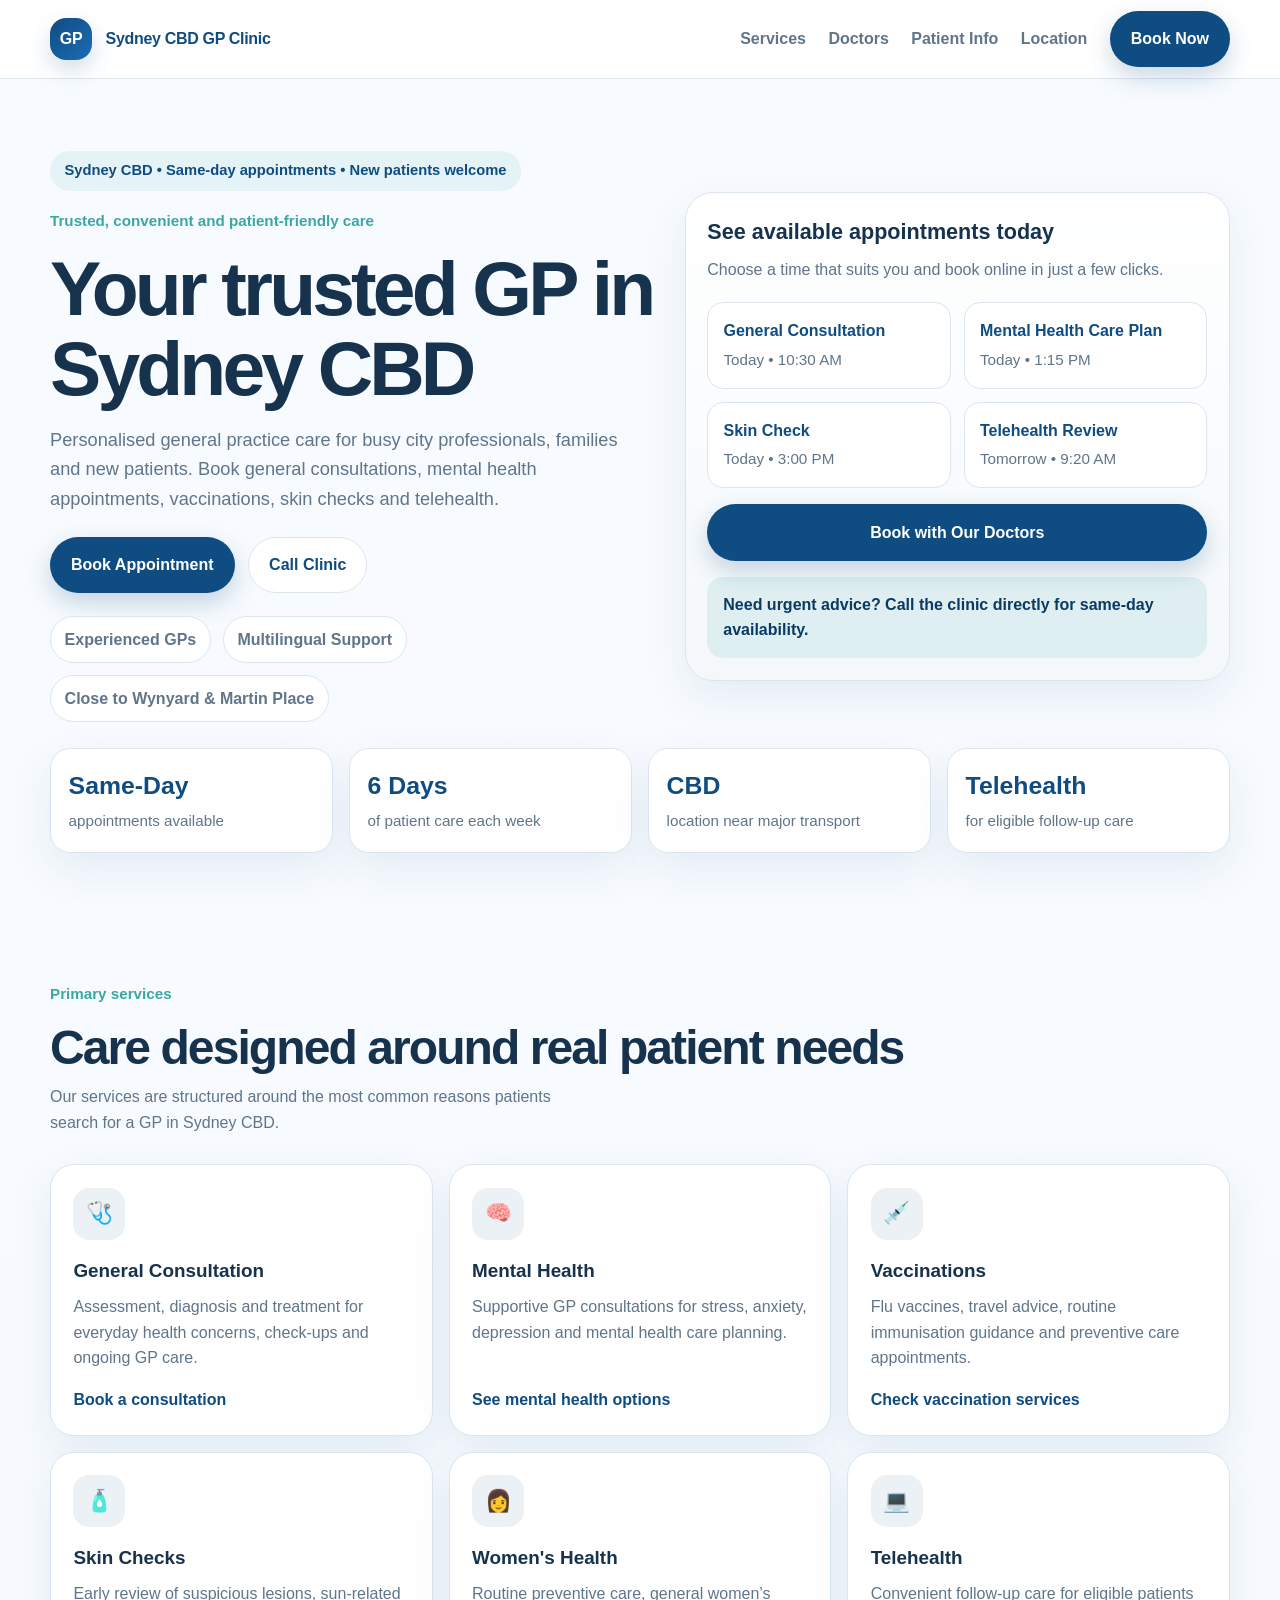
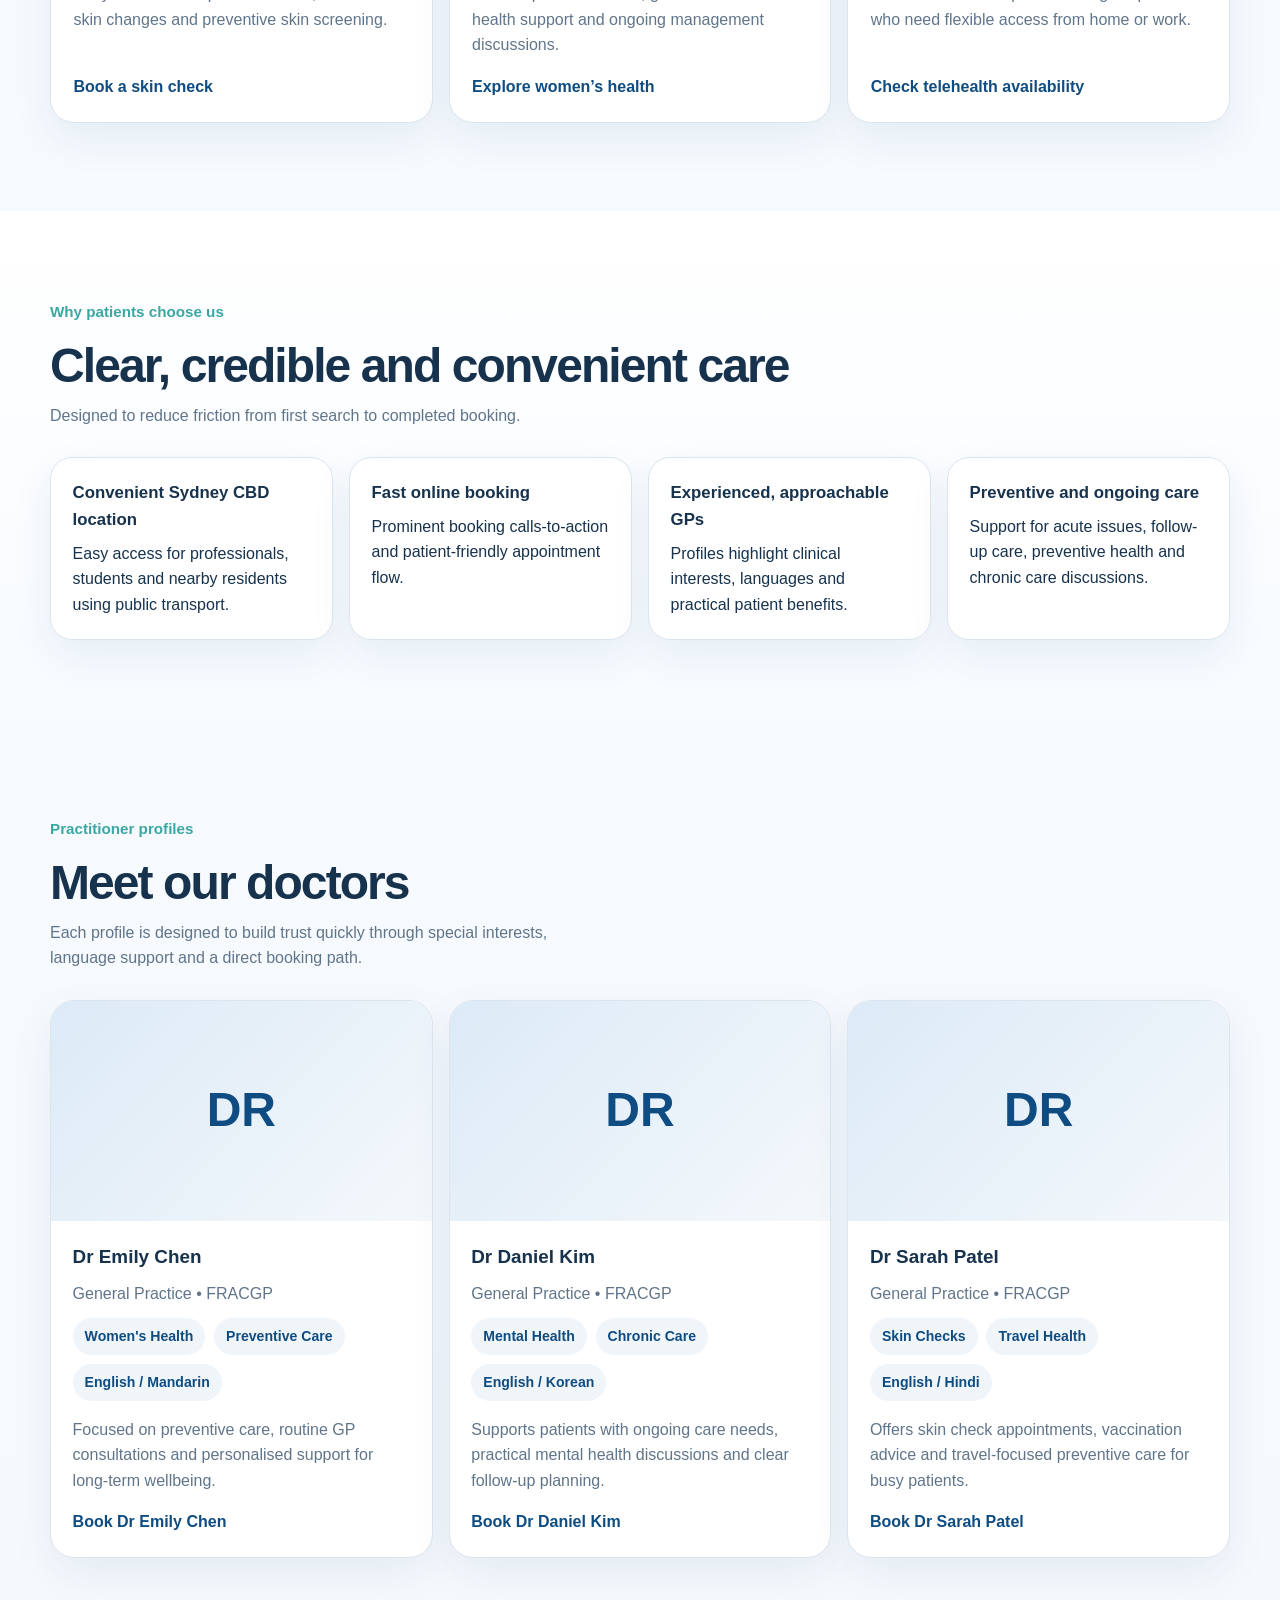
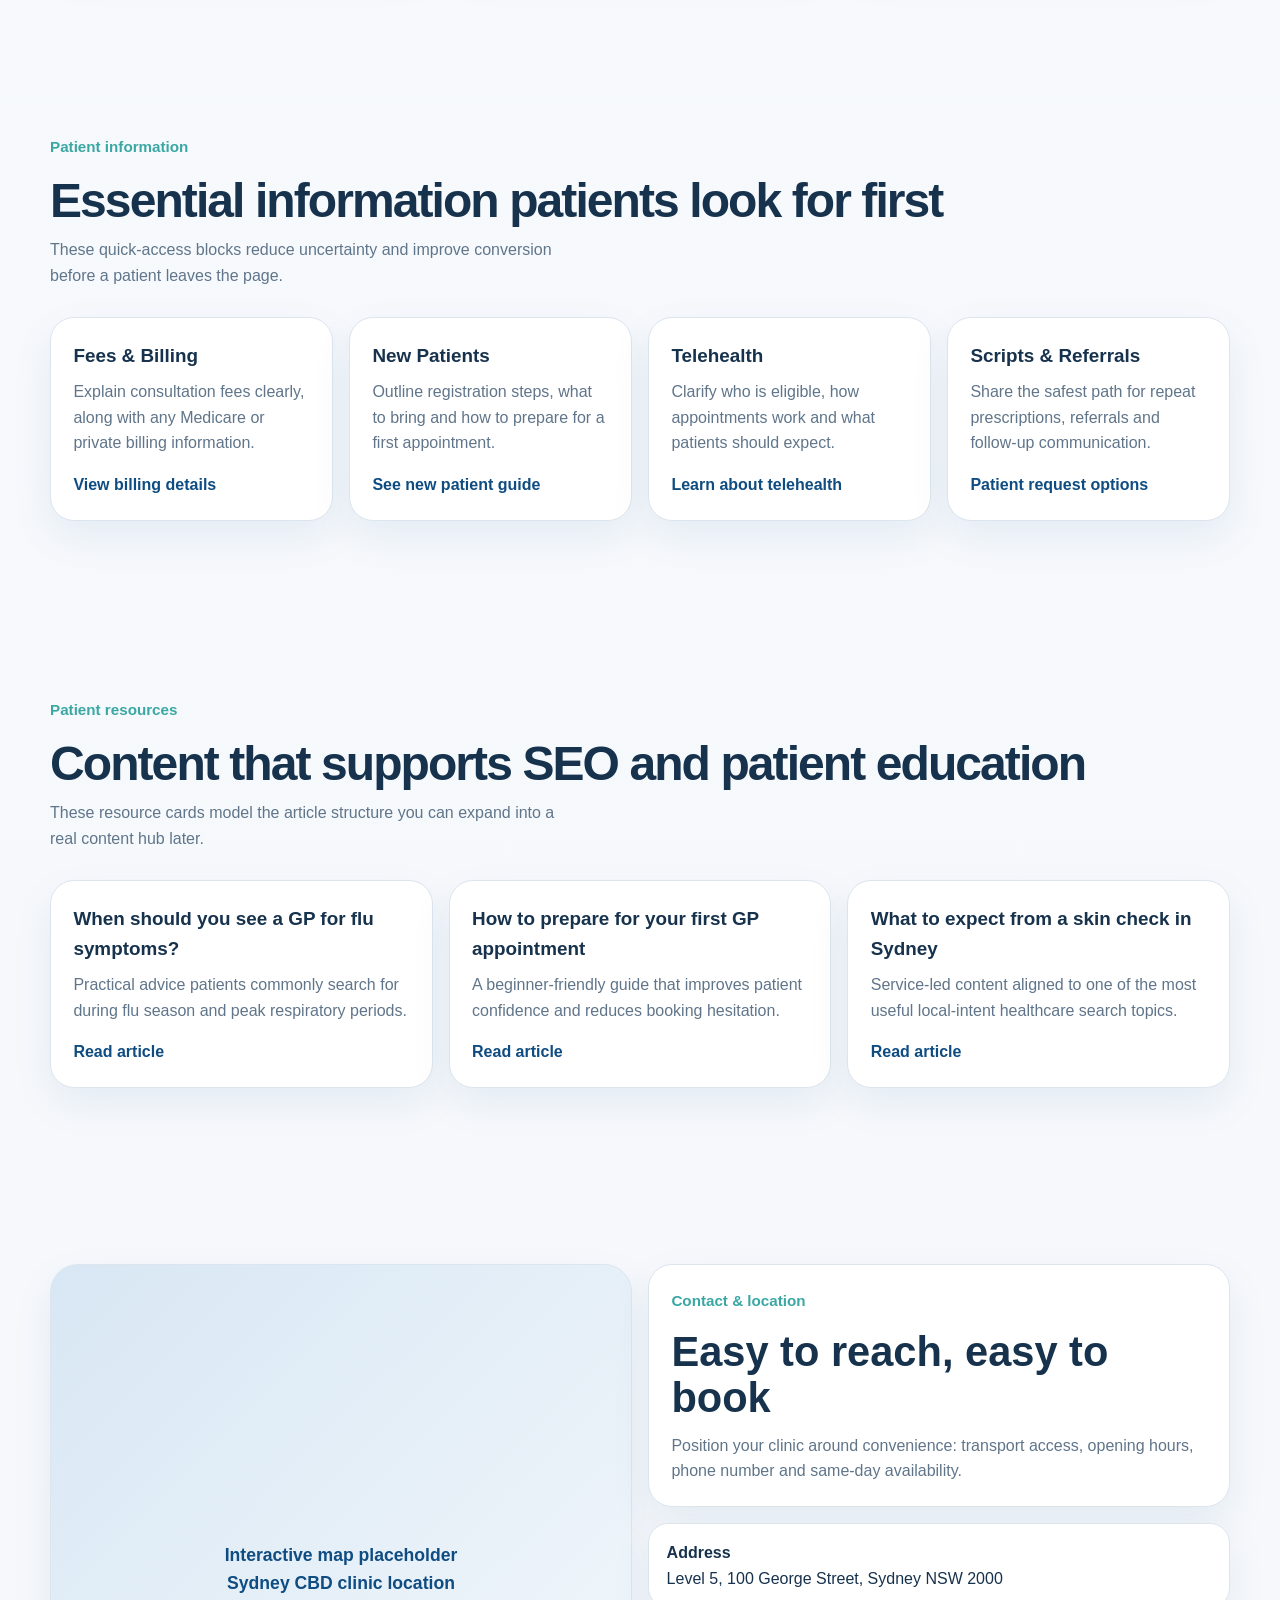
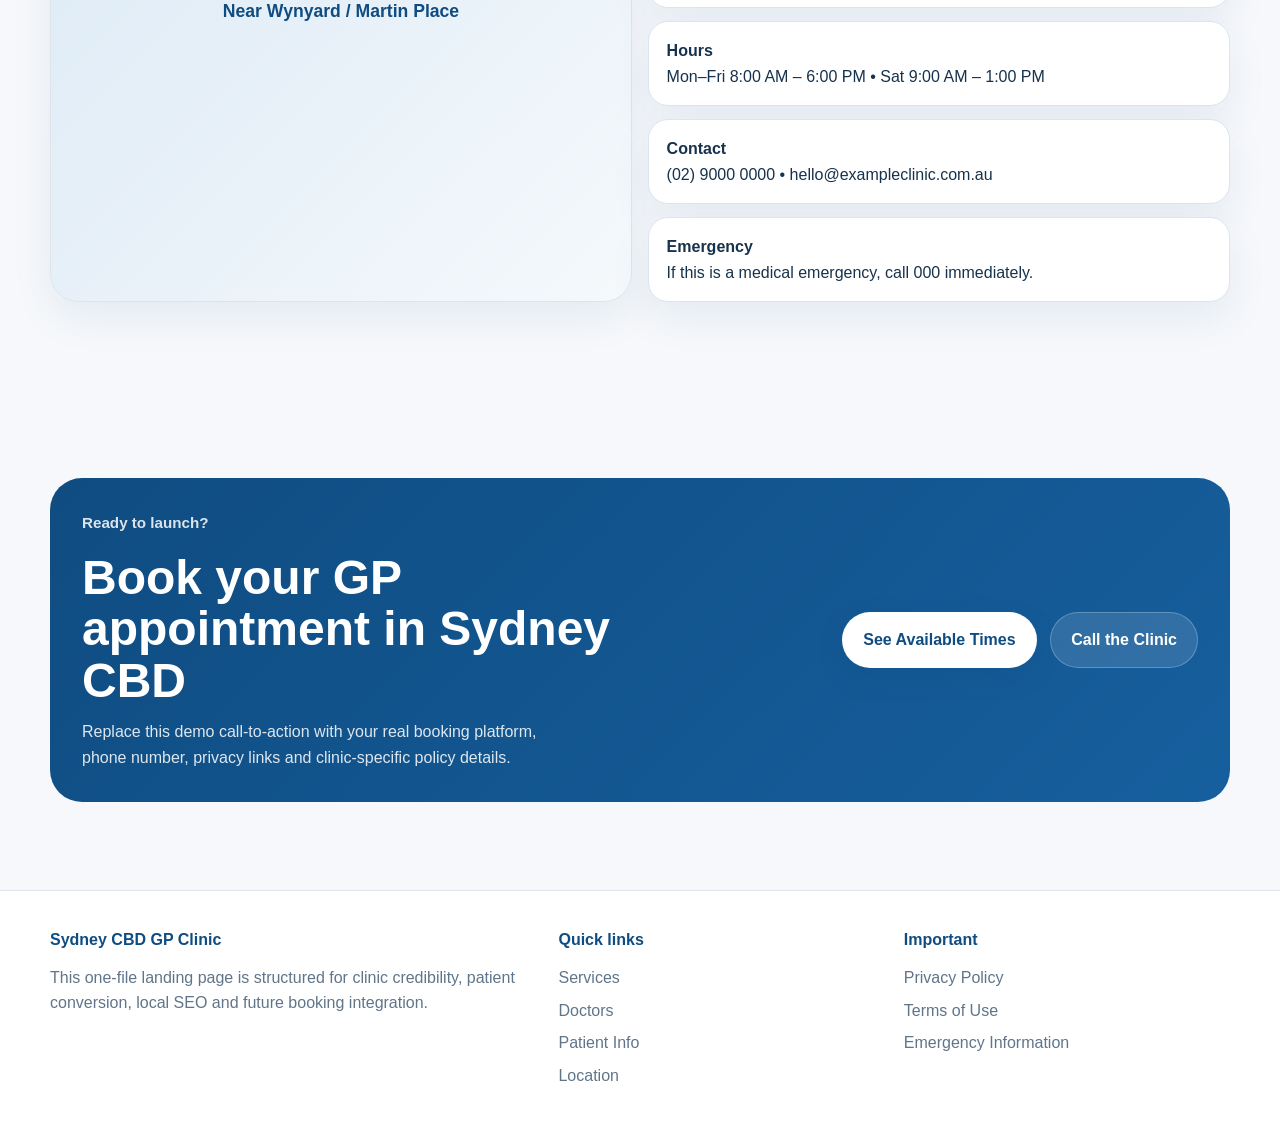
<file: landing_page.html>
<!DOCTYPE html>
<html lang="en-AU">
<head>
  <meta charset="UTF-8" />
  <meta name="viewport" content="width=device-width, initial-scale=1.0" />
  <title>Sydney CBD GP Clinic | Same-Day Appointments</title>
  <meta name="description" content="Trusted GP clinic in Sydney CBD with same-day appointments, experienced doctors, preventive care, telehealth, vaccinations, and patient-friendly booking." />
  <meta name="theme-color" content="#0f4c81" />
  <meta property="og:title" content="Sydney CBD GP Clinic | Same-Day Appointments" />
  <meta property="og:description" content="Book a GP appointment in Sydney CBD. General consultations, mental health, women's health, skin checks, vaccinations, and telehealth." />
  <meta property="og:type" content="website" />
  <meta property="og:locale" content="en_AU" />
  <style>
    :root {
      --bg: #f6f8fb;
      --surface: #ffffff;
      --surface-soft: #f0f5fa;
      --primary: #0f4c81;
      --primary-strong: #0a3a63;
      --accent: #3aa7a3;
      --text: #17324d;
      --muted: #60758a;
      --border: #dce5ee;
      --shadow: 0 16px 40px rgba(15, 76, 129, 0.08);
      --radius-lg: 28px;
      --radius-md: 18px;
      --max: 1180px;
    }

    * {
      box-sizing: border-box;
      margin: 0;
      padding: 0;
    }

    html {
      scroll-behavior: smooth;
    }

    body {
      font-family: Inter, "Segoe UI", Arial, Helvetica, sans-serif;
      background: linear-gradient(180deg, #f7fbff 0%, #f6f8fb 100%);
      color: var(--text);
      line-height: 1.6;
      overflow-x: hidden;
    }

    a {
      color: inherit;
      text-decoration: none;
    }

    img {
      max-width: 100%;
      display: block;
    }

    .container {
      width: min(var(--max), calc(100% - 2rem));
      margin: 0 auto;
    }

    .section {
      padding: 88px 0;
    }

    .chip {
      display: inline-flex;
      align-items: center;
      gap: 0.55rem;
      padding: 0.5rem 0.9rem;
      border-radius: 999px;
      background: rgba(58, 167, 163, 0.1);
      color: var(--primary);
      font-weight: 700;
      font-size: 0.92rem;
      margin-bottom: 1.1rem;
    }

    .btn {
      display: inline-flex;
      align-items: center;
      justify-content: center;
      gap: 0.55rem;
      min-height: 50px;
      padding: 0.9rem 1.25rem;
      border-radius: 999px;
      border: 1px solid transparent;
      cursor: pointer;
      font-weight: 700;
      transition: transform 0.22s ease, box-shadow 0.22s ease, background 0.22s ease;
    }

    .btn:hover {
      transform: translateY(-2px);
    }

    .btn-primary {
      background: var(--primary);
      color: #fff;
      box-shadow: 0 10px 24px rgba(15, 76, 129, 0.22);
    }

    .btn-primary:hover {
      background: var(--primary-strong);
    }

    .btn-secondary {
      background: #fff;
      color: var(--primary);
      border-color: var(--border);
    }

    .btn-secondary:hover {
      background: var(--surface-soft);
    }

    .eyebrow {
      display: inline-flex;
      align-items: center;
      gap: 0.45rem;
      color: var(--accent);
      font-weight: 700;
      font-size: 0.95rem;
      margin-bottom: 1rem;
    }

    header {
      position: sticky;
      top: 0;
      z-index: 1000;
      background: rgba(255, 255, 255, 0.92);
      backdrop-filter: blur(12px);
      border-bottom: 1px solid rgba(220, 229, 238, 0.9);
    }

    .nav {
      display: flex;
      align-items: center;
      justify-content: space-between;
      min-height: 78px;
      gap: 1rem;
    }

    .brand {
      display: flex;
      align-items: center;
      gap: 0.85rem;
      font-weight: 800;
      color: var(--primary);
      letter-spacing: -0.02em;
    }

    .brand-badge {
      width: 42px;
      height: 42px;
      border-radius: 16px;
      display: grid;
      place-items: center;
      background: linear-gradient(135deg, var(--primary), #1c6db5);
      color: #fff;
      box-shadow: 0 10px 22px rgba(15, 76, 129, 0.18);
    }

    .nav-links {
      display: flex;
      align-items: center;
      gap: 1.4rem;
      color: var(--muted);
      font-weight: 600;
    }

    .nav-links a:hover {
      color: var(--primary);
    }

    .menu-toggle {
      display: none;
      font-size: 1.6rem;
      background: transparent;
      border: 0;
      color: var(--primary);
      cursor: pointer;
    }

    .hero {
      padding: 72px 0 40px;
    }

    .hero-grid {
      display: grid;
      grid-template-columns: 1.05fr 0.95fr;
      gap: 2rem;
      align-items: center;
    }

    .hero-copy h1 {
      font-size: clamp(2.5rem, 6vw, 4.9rem);
      line-height: 1.04;
      letter-spacing: -0.05em;
      margin-bottom: 1rem;
    }

    .hero-copy p {
      color: var(--muted);
      font-size: clamp(1rem, 2vw, 1.14rem);
      max-width: 58ch;
      margin-bottom: 1.5rem;
    }

    .hero-actions {
      display: flex;
      flex-wrap: wrap;
      gap: 0.85rem;
      margin-bottom: 1.45rem;
    }

    .trust-row {
      display: flex;
      flex-wrap: wrap;
      gap: 0.75rem;
      color: var(--muted);
      font-weight: 600;
    }

    .trust-pill {
      padding: 0.6rem 0.85rem;
      border-radius: 999px;
      background: #fff;
      border: 1px solid var(--border);
    }

    .hero-card {
      background: var(--surface);
      border: 1px solid var(--border);
      border-radius: var(--radius-lg);
      box-shadow: var(--shadow);
      padding: 1.35rem;
      position: relative;
      overflow: hidden;
    }

    .booking-panel {
      background: linear-gradient(180deg, #ffffff 0%, #f4f8fb 100%);
    }

    .booking-panel h3 {
      font-size: 1.35rem;
      margin-bottom: 0.5rem;
    }

    .booking-panel p {
      color: var(--muted);
      margin-bottom: 1.2rem;
    }

    .slots {
      display: grid;
      grid-template-columns: repeat(2, minmax(0, 1fr));
      gap: 0.8rem;
      margin-bottom: 1rem;
    }

    .slot {
      padding: 0.95rem;
      border-radius: 16px;
      border: 1px solid var(--border);
      background: #fff;
    }

    .slot strong {
      display: block;
      color: var(--primary);
      margin-bottom: 0.2rem;
    }

    .slot span {
      color: var(--muted);
      font-size: 0.95rem;
    }

    .notice {
      border-radius: 16px;
      background: rgba(58, 167, 163, 0.12);
      color: var(--primary-strong);
      padding: 0.95rem 1rem;
      font-weight: 700;
    }

    .stats {
      display: grid;
      grid-template-columns: repeat(4, minmax(0, 1fr));
      gap: 1rem;
      margin-top: 26px;
    }

    .stat {
      background: #fff;
      border: 1px solid var(--border);
      border-radius: 20px;
      padding: 1.1rem;
      box-shadow: var(--shadow);
    }

    .stat strong {
      display: block;
      font-size: 1.55rem;
      color: var(--primary);
      margin-bottom: 0.15rem;
    }

    .stat span {
      color: var(--muted);
      font-size: 0.95rem;
    }

    .section-head {
      display: flex;
      justify-content: space-between;
      align-items: end;
      gap: 2rem;
      margin-bottom: 1.8rem;
    }

    .section-head h2 {
      font-size: clamp(2rem, 4vw, 3rem);
      line-height: 1.1;
      letter-spacing: -0.04em;
      margin-bottom: 0.6rem;
    }

    .section-head p {
      color: var(--muted);
      max-width: 58ch;
    }

    .service-grid,
    .doctor-grid,
    .info-grid,
    .resource-grid {
      display: grid;
      gap: 1rem;
    }

    .service-grid {
      grid-template-columns: repeat(3, minmax(0, 1fr));
    }

    .card {
      background: #fff;
      border: 1px solid var(--border);
      border-radius: 24px;
      padding: 1.4rem;
      box-shadow: var(--shadow);
    }

    .service-card {
      display: flex;
      flex-direction: column;
      justify-content: space-between;
      min-height: 220px;
    }

    .service-icon {
      width: 52px;
      height: 52px;
      border-radius: 16px;
      display: grid;
      place-items: center;
      background: rgba(15, 76, 129, 0.08);
      color: var(--primary);
      font-size: 1.35rem;
      margin-bottom: 1rem;
    }

    .service-card h3,
    .doctor-card h3,
    .info-card h3,
    .resource-card h3 {
      font-size: 1.18rem;
      margin-bottom: 0.5rem;
    }

    .service-card p,
    .doctor-card p,
    .info-card p,
    .resource-card p,
    .location-copy p {
      color: var(--muted);
    }

    .service-link,
    .text-link {
      color: var(--primary);
      font-weight: 700;
      margin-top: 1rem;
      display: inline-block;
    }

    .why {
      background: linear-gradient(180deg, #ffffff 0%, #f7fbff 100%);
    }

    .why-grid {
      display: grid;
      grid-template-columns: repeat(4, minmax(0, 1fr));
      gap: 1rem;
    }

    .why-item {
      background: #fff;
      border: 1px solid var(--border);
      border-radius: 22px;
      padding: 1.35rem;
      box-shadow: var(--shadow);
    }

    .why-item strong {
      display: block;
      font-size: 1.05rem;
      margin-bottom: 0.45rem;
    }

    .doctor-grid {
      grid-template-columns: repeat(3, minmax(0, 1fr));
    }

    .doctor-card {
      padding: 0;
      overflow: hidden;
    }

    .doctor-photo {
      height: 220px;
      background: linear-gradient(135deg, #dceaf7, #f4f8fb);
      display: grid;
      place-items: center;
      color: var(--primary);
      font-size: 3rem;
      font-weight: 800;
    }

    .doctor-body {
      padding: 1.35rem;
    }

    .doctor-meta {
      display: flex;
      flex-wrap: wrap;
      gap: 0.55rem;
      margin: 0.75rem 0 1rem;
    }

    .doctor-meta span {
      border-radius: 999px;
      padding: 0.45rem 0.75rem;
      background: var(--surface-soft);
      color: var(--primary);
      font-size: 0.88rem;
      font-weight: 700;
    }

    .info-grid {
      grid-template-columns: repeat(4, minmax(0, 1fr));
    }

    .resource-grid {
      grid-template-columns: repeat(3, minmax(0, 1fr));
    }

    .location-grid {
      display: grid;
      grid-template-columns: 1fr 1fr;
      gap: 1rem;
      align-items: stretch;
    }

    .map-box {
      min-height: 380px;
      border-radius: 28px;
      background: linear-gradient(135deg, #d8e7f4, #f5f9fc);
      border: 1px solid var(--border);
      box-shadow: var(--shadow);
      display: grid;
      place-items: center;
      color: var(--primary);
      font-size: 1.1rem;
      font-weight: 700;
      text-align: center;
      padding: 1.2rem;
    }

    .location-card {
      display: grid;
      gap: 1rem;
    }

    .location-list {
      display: grid;
      gap: 0.8rem;
    }

    .location-item {
      border-radius: 20px;
      background: #fff;
      border: 1px solid var(--border);
      padding: 1rem 1.1rem;
      box-shadow: var(--shadow);
    }

    .cta-band {
      background: linear-gradient(135deg, var(--primary), #165f9e);
      color: #fff;
      border-radius: 32px;
      padding: 2rem;
      display: grid;
      grid-template-columns: 1.1fr 0.9fr;
      gap: 1rem;
      align-items: center;
    }

    .cta-band p {
      color: rgba(255,255,255,0.86);
      max-width: 54ch;
    }

    .cta-actions {
      display: flex;
      flex-wrap: wrap;
      gap: 0.85rem;
      justify-content: flex-end;
    }

    .cta-band .btn-secondary {
      background: rgba(255,255,255,0.12);
      border-color: rgba(255,255,255,0.24);
      color: #fff;
    }

    footer {
      padding: 36px 0 52px;
      border-top: 1px solid var(--border);
      background: #fff;
    }

    .footer-grid {
      display: grid;
      grid-template-columns: 1.2fr 0.8fr 0.8fr;
      gap: 1.2rem;
      color: var(--muted);
    }

    .footer-grid h4 {
      color: var(--primary);
      margin-bottom: 0.75rem;
    }

    .footer-grid ul {
      list-style: none;
      display: grid;
      gap: 0.45rem;
    }

    .sr-only {
      position: absolute;
      width: 1px;
      height: 1px;
      padding: 0;
      margin: -1px;
      overflow: hidden;
      clip: rect(0, 0, 0, 0);
      border: 0;
    }

    .reveal {
      opacity: 0;
      transform: translateY(28px);
      transition: opacity 0.8s ease, transform 0.8s ease;
    }

    .reveal.visible {
      opacity: 1;
      transform: translateY(0);
    }

    @media (max-width: 1024px) {
      .hero-grid,
      .location-grid,
      .cta-band,
      .service-grid,
      .doctor-grid,
      .info-grid,
      .resource-grid,
      .stats,
      .why-grid,
      .footer-grid {
        grid-template-columns: 1fr 1fr;
      }
    }

    @media (max-width: 820px) {
      .menu-toggle {
        display: block;
      }

      .nav-links {
        position: absolute;
        top: 78px;
        left: 1rem;
        right: 1rem;
        display: none;
        flex-direction: column;
        align-items: stretch;
        background: rgba(255,255,255,0.98);
        border: 1px solid var(--border);
        border-radius: 20px;
        padding: 1rem;
        box-shadow: var(--shadow);
      }

      .nav-links.open {
        display: flex;
      }

      .nav-links a,
      .nav-links .btn {
        width: 100%;
        text-align: center;
      }

      .hero-grid,
      .service-grid,
      .doctor-grid,
      .info-grid,
      .resource-grid,
      .location-grid,
      .stats,
      .why-grid,
      .cta-band,
      .footer-grid {
        grid-template-columns: 1fr;
      }

      .section {
        padding: 74px 0;
      }

      .cta-actions {
        justify-content: flex-start;
      }

      .slots {
        grid-template-columns: 1fr;
      }
    }

    @media (prefers-reduced-motion: reduce) {
      html {
        scroll-behavior: auto;
      }

      .reveal,
      .btn {
        transition: none !important;
        transform: none !important;
        opacity: 1 !important;
      }
    }
  </style>
  <script type="application/ld+json">
  {
    "@context": "https://schema.org",
    "@type": "MedicalClinic",
    "name": "Sydney CBD GP Clinic",
    "url": "https://www.example.com/",
    "telephone": "+61-2-9000-0000",
    "medicalSpecialty": ["GeneralPractice"],
    "address": {
      "@type": "PostalAddress",
      "streetAddress": "Level 5, 100 George Street",
      "addressLocality": "Sydney",
      "addressRegion": "NSW",
      "postalCode": "2000",
      "addressCountry": "AU"
    },
    "openingHoursSpecification": [
      {
        "@type": "OpeningHoursSpecification",
        "dayOfWeek": ["Monday", "Tuesday", "Wednesday", "Thursday", "Friday"],
        "opens": "08:00",
        "closes": "18:00"
      },
      {
        "@type": "OpeningHoursSpecification",
        "dayOfWeek": ["Saturday"],
        "opens": "09:00",
        "closes": "13:00"
      }
    ]
  }
  </script>
</head>
<body>
  <header>
    <div class="container nav">
      <a href="#top" class="brand" aria-label="Go to homepage">
        <span class="brand-badge">GP</span>
        <span>Sydney CBD GP Clinic</span>
      </a>

      <button class="menu-toggle" aria-label="Open menu" aria-expanded="false">☰</button>

      <nav class="nav-links" id="navMenu">
        <a href="#services">Services</a>
        <a href="#doctors">Doctors</a>
        <a href="#patients">Patient Info</a>
        <a href="#location">Location</a>
        <a href="#booking" class="btn btn-primary">Book Now</a>
      </nav>
    </div>
  </header>

  <main id="top">
    <section class="hero">
      <div class="container hero-grid">
        <div class="hero-copy reveal visible">
          <div class="chip">Sydney CBD • Same-day appointments • New patients welcome</div>
          <div class="eyebrow">Trusted, convenient and patient-friendly care</div>
          <h1>Your trusted GP in Sydney CBD</h1>
          <p>
            Personalised general practice care for busy city professionals, families and new patients.
            Book general consultations, mental health appointments, vaccinations, skin checks and telehealth.
          </p>
          <div class="hero-actions">
            <a href="#booking" class="btn btn-primary">Book Appointment</a>
            <a href="tel:0290000000" class="btn btn-secondary">Call Clinic</a>
          </div>
          <div class="trust-row">
            <span class="trust-pill">Experienced GPs</span>
            <span class="trust-pill">Multilingual Support</span>
            <span class="trust-pill">Close to Wynyard & Martin Place</span>
          </div>
        </div>

        <div class="hero-card booking-panel reveal" id="booking">
          <h3>See available appointments today</h3>
          <p>Choose a time that suits you and book online in just a few clicks.</p>
          <div class="slots">
            <div class="slot">
              <strong>General Consultation</strong>
              <span>Today • 10:30 AM</span>
            </div>
            <div class="slot">
              <strong>Mental Health Care Plan</strong>
              <span>Today • 1:15 PM</span>
            </div>
            <div class="slot">
              <strong>Skin Check</strong>
              <span>Today • 3:00 PM</span>
            </div>
            <div class="slot">
              <strong>Telehealth Review</strong>
              <span>Tomorrow • 9:20 AM</span>
            </div>
          </div>
          <a href="#contact" class="btn btn-primary" style="width: 100%;">Book with Our Doctors</a>
          <div class="notice" style="margin-top: 1rem;">Need urgent advice? Call the clinic directly for same-day availability.</div>
        </div>
      </div>

      <div class="container stats reveal">
        <div class="stat"><strong>Same-Day</strong><span>appointments available</span></div>
        <div class="stat"><strong>6 Days</strong><span>of patient care each week</span></div>
        <div class="stat"><strong>CBD</strong><span>location near major transport</span></div>
        <div class="stat"><strong>Telehealth</strong><span>for eligible follow-up care</span></div>
      </div>
    </section>

    <section id="services" class="section">
      <div class="container">
        <div class="section-head reveal">
          <div>
            <div class="eyebrow">Primary services</div>
            <h2>Care designed around real patient needs</h2>
            <p>Our services are structured around the most common reasons patients search for a GP in Sydney CBD.</p>
          </div>
        </div>

        <div class="service-grid">
          <article class="card service-card reveal">
            <div>
              <div class="service-icon">🩺</div>
              <h3>General Consultation</h3>
              <p>Assessment, diagnosis and treatment for everyday health concerns, check-ups and ongoing GP care.</p>
            </div>
            <a href="#contact" class="service-link">Book a consultation</a>
          </article>

          <article class="card service-card reveal">
            <div>
              <div class="service-icon">🧠</div>
              <h3>Mental Health</h3>
              <p>Supportive GP consultations for stress, anxiety, depression and mental health care planning.</p>
            </div>
            <a href="#contact" class="service-link">See mental health options</a>
          </article>

          <article class="card service-card reveal">
            <div>
              <div class="service-icon">💉</div>
              <h3>Vaccinations</h3>
              <p>Flu vaccines, travel advice, routine immunisation guidance and preventive care appointments.</p>
            </div>
            <a href="#contact" class="service-link">Check vaccination services</a>
          </article>

          <article class="card service-card reveal">
            <div>
              <div class="service-icon">🧴</div>
              <h3>Skin Checks</h3>
              <p>Early review of suspicious lesions, sun-related skin changes and preventive skin screening.</p>
            </div>
            <a href="#contact" class="service-link">Book a skin check</a>
          </article>

          <article class="card service-card reveal">
            <div>
              <div class="service-icon">👩</div>
              <h3>Women's Health</h3>
              <p>Routine preventive care, general women’s health support and ongoing management discussions.</p>
            </div>
            <a href="#contact" class="service-link">Explore women’s health</a>
          </article>

          <article class="card service-card reveal">
            <div>
              <div class="service-icon">💻</div>
              <h3>Telehealth</h3>
              <p>Convenient follow-up care for eligible patients who need flexible access from home or work.</p>
            </div>
            <a href="#contact" class="service-link">Check telehealth availability</a>
          </article>
        </div>
      </div>
    </section>

    <section class="section why">
      <div class="container">
        <div class="section-head reveal">
          <div>
            <div class="eyebrow">Why patients choose us</div>
            <h2>Clear, credible and convenient care</h2>
            <p>Designed to reduce friction from first search to completed booking.</p>
          </div>
        </div>

        <div class="why-grid">
          <div class="why-item reveal">
            <strong>Convenient Sydney CBD location</strong>
            <p>Easy access for professionals, students and nearby residents using public transport.</p>
          </div>
          <div class="why-item reveal">
            <strong>Fast online booking</strong>
            <p>Prominent booking calls-to-action and patient-friendly appointment flow.</p>
          </div>
          <div class="why-item reveal">
            <strong>Experienced, approachable GPs</strong>
            <p>Profiles highlight clinical interests, languages and practical patient benefits.</p>
          </div>
          <div class="why-item reveal">
            <strong>Preventive and ongoing care</strong>
            <p>Support for acute issues, follow-up care, preventive health and chronic care discussions.</p>
          </div>
        </div>
      </div>
    </section>

    <section id="doctors" class="section">
      <div class="container">
        <div class="section-head reveal">
          <div>
            <div class="eyebrow">Practitioner profiles</div>
            <h2>Meet our doctors</h2>
            <p>Each profile is designed to build trust quickly through special interests, language support and a direct booking path.</p>
          </div>
        </div>

        <div class="doctor-grid">
          <article class="card doctor-card reveal">
            <div class="doctor-photo">DR</div>
            <div class="doctor-body">
              <h3>Dr Emily Chen</h3>
              <p>General Practice • FRACGP</p>
              <div class="doctor-meta">
                <span>Women's Health</span>
                <span>Preventive Care</span>
                <span>English / Mandarin</span>
              </div>
              <p>Focused on preventive care, routine GP consultations and personalised support for long-term wellbeing.</p>
              <a class="service-link" href="#contact">Book Dr Emily Chen</a>
            </div>
          </article>

          <article class="card doctor-card reveal">
            <div class="doctor-photo">DR</div>
            <div class="doctor-body">
              <h3>Dr Daniel Kim</h3>
              <p>General Practice • FRACGP</p>
              <div class="doctor-meta">
                <span>Mental Health</span>
                <span>Chronic Care</span>
                <span>English / Korean</span>
              </div>
              <p>Supports patients with ongoing care needs, practical mental health discussions and clear follow-up planning.</p>
              <a class="service-link" href="#contact">Book Dr Daniel Kim</a>
            </div>
          </article>

          <article class="card doctor-card reveal">
            <div class="doctor-photo">DR</div>
            <div class="doctor-body">
              <h3>Dr Sarah Patel</h3>
              <p>General Practice • FRACGP</p>
              <div class="doctor-meta">
                <span>Skin Checks</span>
                <span>Travel Health</span>
                <span>English / Hindi</span>
              </div>
              <p>Offers skin check appointments, vaccination advice and travel-focused preventive care for busy patients.</p>
              <a class="service-link" href="#contact">Book Dr Sarah Patel</a>
            </div>
          </article>
        </div>
      </div>
    </section>

    <section id="patients" class="section">
      <div class="container">
        <div class="section-head reveal">
          <div>
            <div class="eyebrow">Patient information</div>
            <h2>Essential information patients look for first</h2>
            <p>These quick-access blocks reduce uncertainty and improve conversion before a patient leaves the page.</p>
          </div>
        </div>

        <div class="info-grid">
          <article class="card info-card reveal">
            <h3>Fees & Billing</h3>
            <p>Explain consultation fees clearly, along with any Medicare or private billing information.</p>
            <a href="#contact" class="text-link">View billing details</a>
          </article>
          <article class="card info-card reveal">
            <h3>New Patients</h3>
            <p>Outline registration steps, what to bring and how to prepare for a first appointment.</p>
            <a href="#contact" class="text-link">See new patient guide</a>
          </article>
          <article class="card info-card reveal">
            <h3>Telehealth</h3>
            <p>Clarify who is eligible, how appointments work and what patients should expect.</p>
            <a href="#contact" class="text-link">Learn about telehealth</a>
          </article>
          <article class="card info-card reveal">
            <h3>Scripts & Referrals</h3>
            <p>Share the safest path for repeat prescriptions, referrals and follow-up communication.</p>
            <a href="#contact" class="text-link">Patient request options</a>
          </article>
        </div>
      </div>
    </section>

    <section class="section">
      <div class="container">
        <div class="section-head reveal">
          <div>
            <div class="eyebrow">Patient resources</div>
            <h2>Content that supports SEO and patient education</h2>
            <p>These resource cards model the article structure you can expand into a real content hub later.</p>
          </div>
        </div>

        <div class="resource-grid">
          <article class="card resource-card reveal">
            <h3>When should you see a GP for flu symptoms?</h3>
            <p>Practical advice patients commonly search for during flu season and peak respiratory periods.</p>
            <a href="#contact" class="text-link">Read article</a>
          </article>
          <article class="card resource-card reveal">
            <h3>How to prepare for your first GP appointment</h3>
            <p>A beginner-friendly guide that improves patient confidence and reduces booking hesitation.</p>
            <a href="#contact" class="text-link">Read article</a>
          </article>
          <article class="card resource-card reveal">
            <h3>What to expect from a skin check in Sydney</h3>
            <p>Service-led content aligned to one of the most useful local-intent healthcare search topics.</p>
            <a href="#contact" class="text-link">Read article</a>
          </article>
        </div>
      </div>
    </section>

    <section id="location" class="section">
      <div class="container location-grid">
        <div class="map-box reveal">
          Interactive map placeholder<br />
          Sydney CBD clinic location<br />
          Near Wynyard / Martin Place
        </div>
        <div class="location-card">
          <div class="card location-copy reveal">
            <div class="eyebrow">Contact & location</div>
            <h2 style="font-size: clamp(1.9rem, 4vw, 2.6rem); line-height: 1.1; margin-bottom: 0.75rem;">Easy to reach, easy to book</h2>
            <p>Position your clinic around convenience: transport access, opening hours, phone number and same-day availability.</p>
          </div>
          <div class="location-list">
            <div class="location-item reveal"><strong>Address</strong><br />Level 5, 100 George Street, Sydney NSW 2000</div>
            <div class="location-item reveal"><strong>Hours</strong><br />Mon–Fri 8:00 AM – 6:00 PM • Sat 9:00 AM – 1:00 PM</div>
            <div class="location-item reveal"><strong>Contact</strong><br /><a href="tel:0290000000">(02) 9000 0000</a> • hello@exampleclinic.com.au</div>
            <div class="location-item reveal"><strong>Emergency</strong><br />If this is a medical emergency, call 000 immediately.</div>
          </div>
        </div>
      </div>
    </section>

    <section class="section" id="contact">
      <div class="container">
        <div class="cta-band reveal">
          <div>
            <div class="eyebrow" style="color: rgba(255,255,255,0.85);">Ready to launch?</div>
            <h2 style="font-size: clamp(2rem, 4vw, 3rem); line-height: 1.08; margin-bottom: 0.75rem;">Book your GP appointment in Sydney CBD</h2>
            <p>Replace this demo call-to-action with your real booking platform, phone number, privacy links and clinic-specific policy details.</p>
          </div>
          <div class="cta-actions">
            <a href="#booking" class="btn btn-primary" style="background:#fff; color: var(--primary);">See Available Times</a>
            <a href="tel:0290000000" class="btn btn-secondary">Call the Clinic</a>
          </div>
        </div>
      </div>
    </section>
  </main>

  <footer>
    <div class="container footer-grid">
      <div>
        <h4>Sydney CBD GP Clinic</h4>
        <p>This one-file landing page is structured for clinic credibility, patient conversion, local SEO and future booking integration.</p>
      </div>
      <div>
        <h4>Quick links</h4>
        <ul>
          <li><a href="#services">Services</a></li>
          <li><a href="#doctors">Doctors</a></li>
          <li><a href="#patients">Patient Info</a></li>
          <li><a href="#location">Location</a></li>
        </ul>
      </div>
      <div>
        <h4>Important</h4>
        <ul>
          <li><a href="#contact">Privacy Policy</a></li>
          <li><a href="#contact">Terms of Use</a></li>
          <li><a href="#contact">Emergency Information</a></li>
        </ul>
      </div>
    </div>
  </footer>

  <script>
    const menuToggle = document.querySelector('.menu-toggle');
    const navMenu = document.getElementById('navMenu');
    const navLinks = navMenu.querySelectorAll('a');

    menuToggle.addEventListener('click', () => {
      const isOpen = navMenu.classList.toggle('open');
      menuToggle.setAttribute('aria-expanded', String(isOpen));
    });

    navLinks.forEach((link) => {
      link.addEventListener('click', () => {
        navMenu.classList.remove('open');
        menuToggle.setAttribute('aria-expanded', 'false');
      });
    });

    const reveals = document.querySelectorAll('.reveal');
    const observer = new IntersectionObserver((entries) => {
      entries.forEach((entry) => {
        if (entry.isIntersecting) {
          entry.target.classList.add('visible');
          observer.unobserve(entry.target);
        }
      });
    }, { threshold: 0.14, rootMargin: '0px 0px -40px 0px' });

    reveals.forEach((item) => {
      if (!item.classList.contains('visible')) observer.observe(item);
    });
  </script>
</body>
</html>
</file>
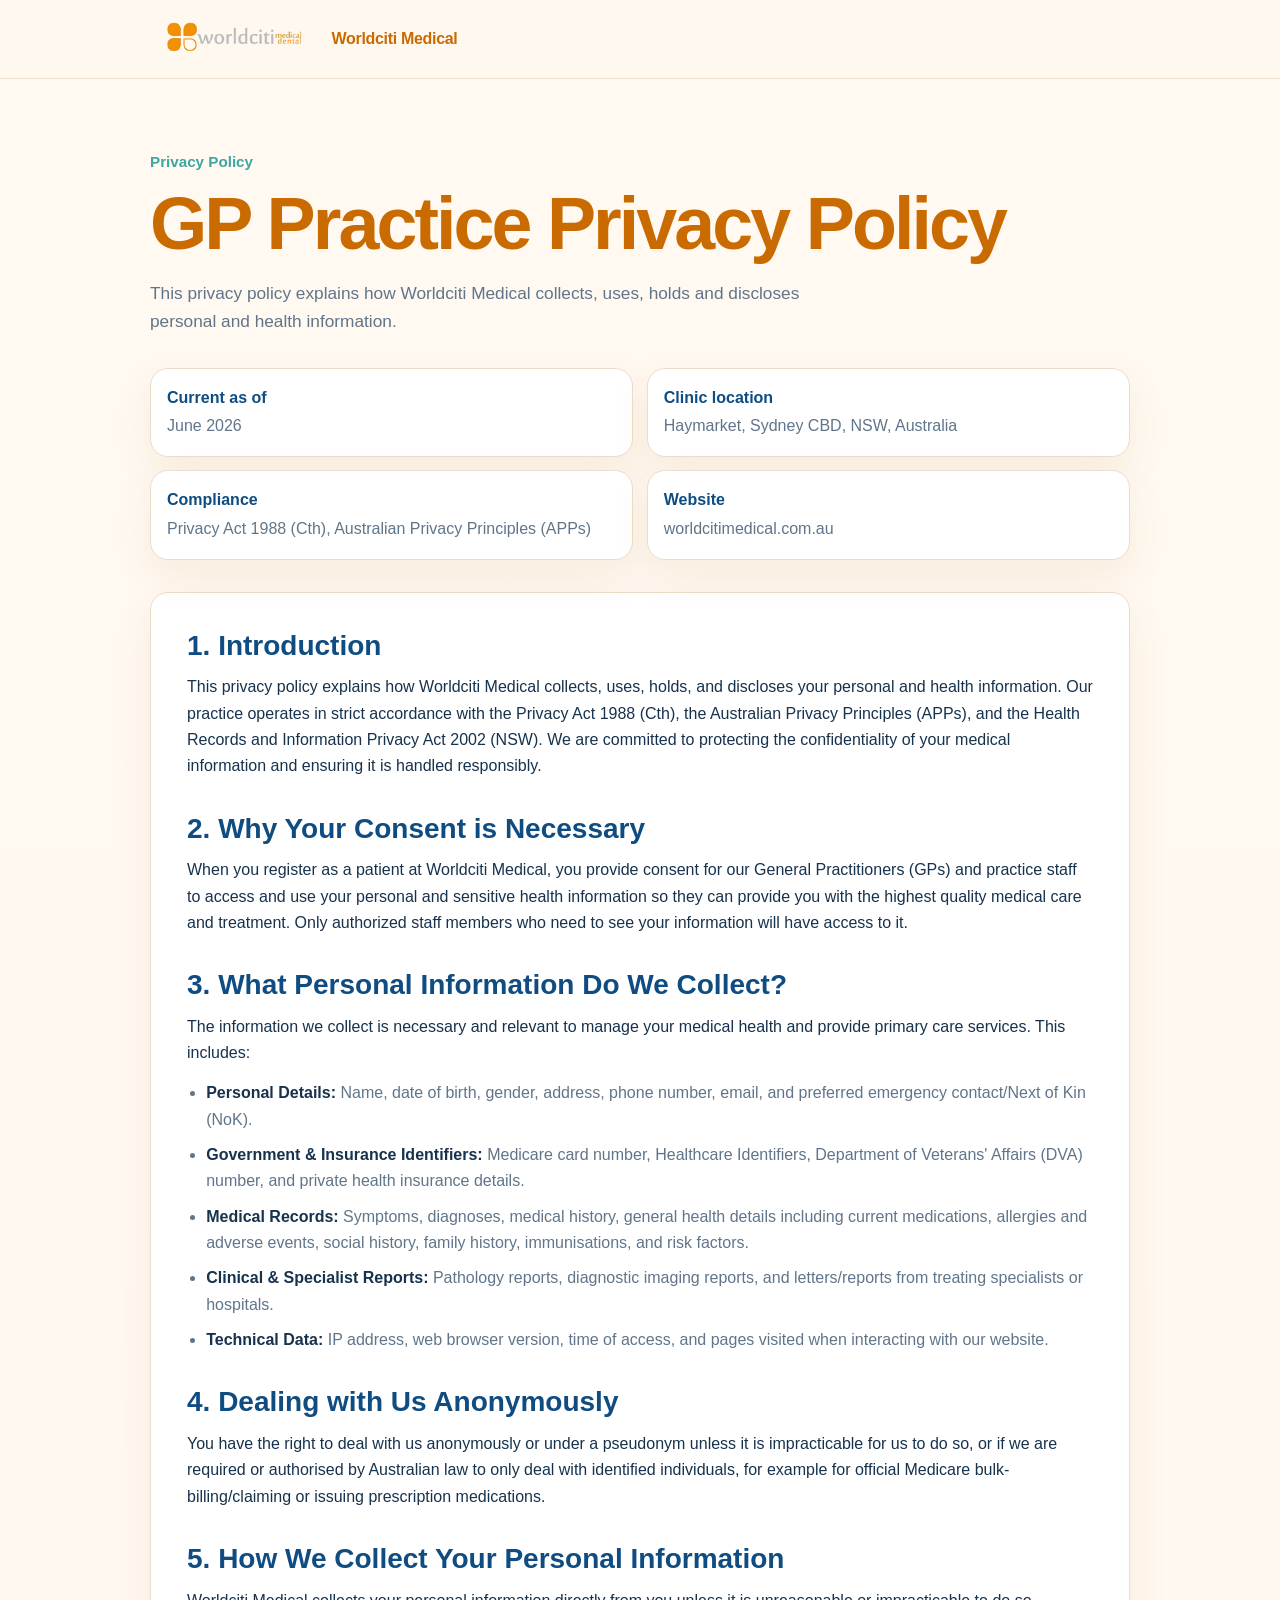
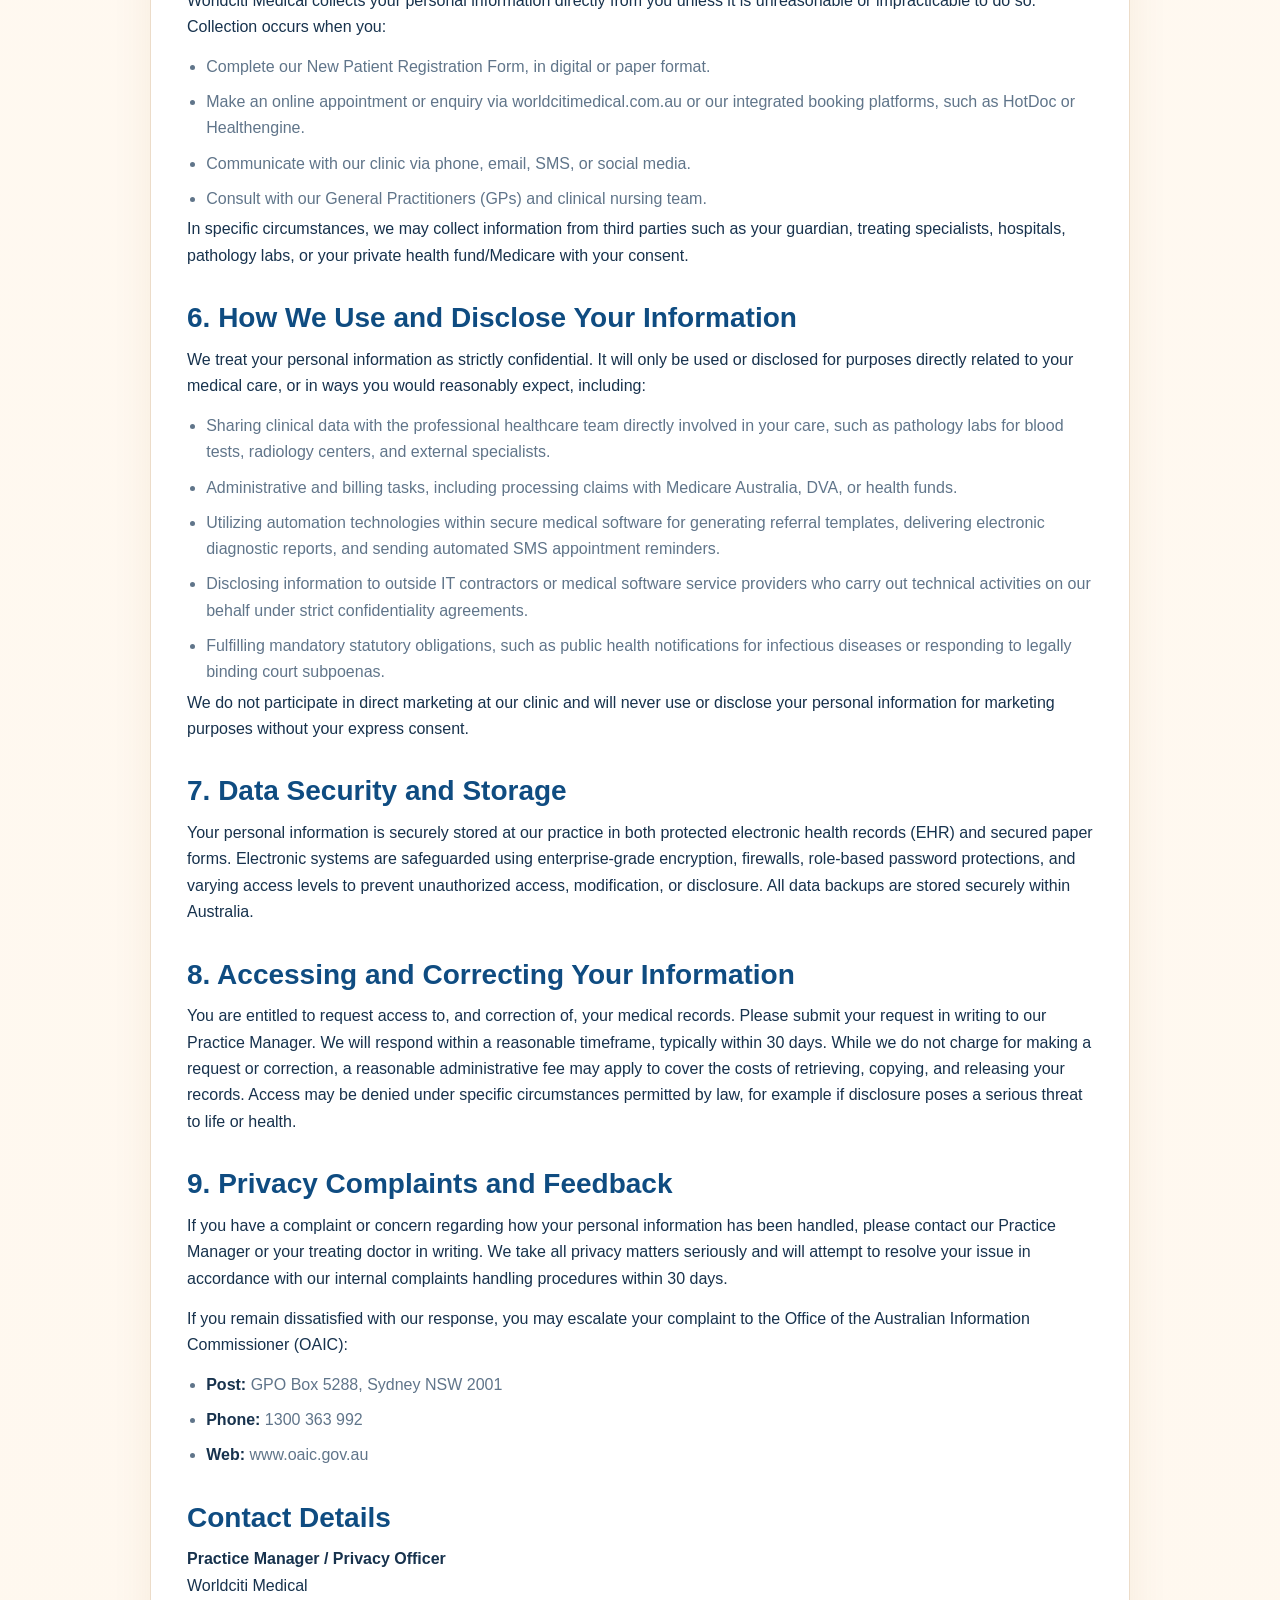
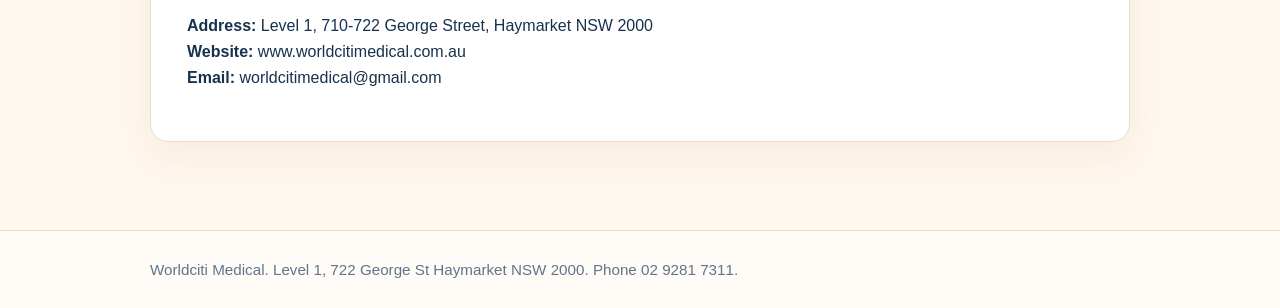
<file: privacy/worldciti_medical_privacy_policy.html>
<!DOCTYPE html>
<html lang="en-AU">
<head>
  <meta charset="UTF-8" />
  <meta name="viewport" content="width=device-width, initial-scale=1.0" />
  <title>Privacy Policy | Worldciti Medical</title>
  <meta name="description" content="Worldciti Medical privacy policy explaining how the practice collects, uses, stores and discloses personal and health information." />
  <meta name="theme-color" content="#0f4c81" />
  <link rel="canonical" href="https://worldcitimedical.com.au/privacy/worldciti_medical_privacy_policy.html" />
  <style>
    :root {
      --bg: #fff8ef;
      --surface: #ffffff;
      --surface-soft: #fff1de;
      --primary: #0f4c81;
      --primary-strong: #0a3a63;
      --accent: #3aa7a3;
      --brand-orange: #f29200;
      --brand-orange-dark: #c96b00;
      --text: #17324d;
      --muted: #60758a;
      --border: #ecdcc9;
      --shadow: 0 16px 40px rgba(154, 87, 0, 0.08);
      --max: 980px;
    }

    * {
      box-sizing: border-box;
      margin: 0;
      padding: 0;
    }

    html {
      scroll-behavior: smooth;
    }

    body {
      font-family: Inter, "Segoe UI", Arial, Helvetica, sans-serif;
      background: linear-gradient(180deg, #fff9f1 0%, var(--bg) 100%);
      color: var(--text);
      line-height: 1.65;
    }

    a {
      color: inherit;
      text-decoration: none;
    }

    .container {
      width: min(var(--max), calc(100% - 2rem));
      margin: 0 auto;
    }

    header {
      position: sticky;
      top: 0;
      z-index: 10;
      background: rgba(255, 248, 239, 0.94);
      backdrop-filter: blur(12px);
      border-bottom: 1px solid rgba(236, 220, 201, 0.9);
    }

    .nav {
      display: flex;
      align-items: center;
      justify-content: space-between;
      min-height: 78px;
      gap: 1rem;
    }

    .brand {
      display: flex;
      align-items: center;
      gap: 0.85rem;
      font-weight: 800;
      color: var(--brand-orange-dark);
      letter-spacing: -0.02em;
    }

    .brand img {
      width: 168px;
      max-height: 54px;
      object-fit: contain;
    }

    main {
      padding: 70px 0 88px;
    }

    .policy-header {
      margin-bottom: 1.5rem;
    }

    .eyebrow {
      color: var(--accent);
      font-weight: 700;
      font-size: 0.95rem;
      margin-bottom: 0.75rem;
    }

    h1 {
      color: var(--brand-orange-dark);
      font-size: clamp(2.3rem, 6vw, 4.6rem);
      line-height: 1.04;
      letter-spacing: -0.04em;
      margin-bottom: 1rem;
    }

    .intro {
      color: var(--muted);
      font-size: 1.08rem;
      max-width: 72ch;
    }

    .meta-grid {
      display: grid;
      grid-template-columns: repeat(2, minmax(0, 1fr));
      gap: 0.85rem;
      margin: 2rem 0;
    }

    .meta-item,
    .policy-card {
      background: var(--surface);
      border: 1px solid var(--border);
      border-radius: 18px;
      box-shadow: var(--shadow);
    }

    .meta-item {
      padding: 1rem;
    }

    .meta-item strong {
      display: block;
      color: var(--primary);
      margin-bottom: 0.15rem;
    }

    .meta-item span {
      color: var(--muted);
    }

    .policy-card {
      padding: clamp(1.25rem, 4vw, 2.25rem);
    }

    section + section {
      margin-top: 2rem;
    }

    h2 {
      color: var(--primary);
      font-size: clamp(1.35rem, 3vw, 1.75rem);
      line-height: 1.2;
      margin-bottom: 0.75rem;
    }

    p {
      margin-bottom: 0.85rem;
    }

    ul {
      display: grid;
      gap: 0.55rem;
      margin: 0.75rem 0 0.25rem 1.2rem;
      color: var(--muted);
    }

    li strong {
      color: var(--text);
    }

    footer {
      border-top: 1px solid var(--border);
      padding: 26px 0;
      color: var(--muted);
      background: rgba(255, 255, 255, 0.55);
      font-size: 0.95rem;
    }

    @media (max-width: 720px) {
      .nav {
        align-items: flex-start;
        flex-direction: column;
        padding: 1rem 0;
      }

      .meta-grid {
        grid-template-columns: 1fr;
      }

      main {
        padding-top: 48px;
      }
    }
  </style>
</head>
<body>
  <header>
    <div class="container nav">
      <a href="../" class="brand" aria-label="Go to Worldciti Medical homepage">
        <img src="../worldcitimedical_logo.png" alt="" />
        <span>Worldciti Medical</span>
      </a>
    </div>
  </header>

  <main>
    <div class="container">
      <div class="policy-header">
        <div class="eyebrow">Privacy Policy</div>
        <h1>GP Practice Privacy Policy</h1>
        <p class="intro">This privacy policy explains how Worldciti Medical collects, uses, holds and discloses personal and health information.</p>
      </div>

      <div class="meta-grid" aria-label="Policy details">
        <div class="meta-item">
          <strong>Current as of</strong>
          <span>June 2026</span>
        </div>
        <div class="meta-item">
          <strong>Clinic location</strong>
          <span>Haymarket, Sydney CBD, NSW, Australia</span>
        </div>
        <div class="meta-item">
          <strong>Compliance</strong>
          <span>Privacy Act 1988 (Cth), Australian Privacy Principles (APPs)</span>
        </div>
        <div class="meta-item">
          <strong>Website</strong>
          <span>worldcitimedical.com.au</span>
        </div>
      </div>

      <article class="policy-card">
        <section>
          <h2>1. Introduction</h2>
          <p>This privacy policy explains how Worldciti Medical collects, uses, holds, and discloses your personal and health information. Our practice operates in strict accordance with the Privacy Act 1988 (Cth), the Australian Privacy Principles (APPs), and the Health Records and Information Privacy Act 2002 (NSW). We are committed to protecting the confidentiality of your medical information and ensuring it is handled responsibly.</p>
        </section>

        <section>
          <h2>2. Why Your Consent is Necessary</h2>
          <p>When you register as a patient at Worldciti Medical, you provide consent for our General Practitioners (GPs) and practice staff to access and use your personal and sensitive health information so they can provide you with the highest quality medical care and treatment. Only authorized staff members who need to see your information will have access to it.</p>
        </section>

        <section>
          <h2>3. What Personal Information Do We Collect?</h2>
          <p>The information we collect is necessary and relevant to manage your medical health and provide primary care services. This includes:</p>
          <ul>
            <li><strong>Personal Details:</strong> Name, date of birth, gender, address, phone number, email, and preferred emergency contact/Next of Kin (NoK).</li>
            <li><strong>Government &amp; Insurance Identifiers:</strong> Medicare card number, Healthcare Identifiers, Department of Veterans' Affairs (DVA) number, and private health insurance details.</li>
            <li><strong>Medical Records:</strong> Symptoms, diagnoses, medical history, general health details including current medications, allergies and adverse events, social history, family history, immunisations, and risk factors.</li>
            <li><strong>Clinical &amp; Specialist Reports:</strong> Pathology reports, diagnostic imaging reports, and letters/reports from treating specialists or hospitals.</li>
            <li><strong>Technical Data:</strong> IP address, web browser version, time of access, and pages visited when interacting with our website.</li>
          </ul>
        </section>

        <section>
          <h2>4. Dealing with Us Anonymously</h2>
          <p>You have the right to deal with us anonymously or under a pseudonym unless it is impracticable for us to do so, or if we are required or authorised by Australian law to only deal with identified individuals, for example for official Medicare bulk-billing/claiming or issuing prescription medications.</p>
        </section>

        <section>
          <h2>5. How We Collect Your Personal Information</h2>
          <p>Worldciti Medical collects your personal information directly from you unless it is unreasonable or impracticable to do so. Collection occurs when you:</p>
          <ul>
            <li>Complete our New Patient Registration Form, in digital or paper format.</li>
            <li>Make an online appointment or enquiry via worldcitimedical.com.au or our integrated booking platforms, such as HotDoc or Healthengine.</li>
            <li>Communicate with our clinic via phone, email, SMS, or social media.</li>
            <li>Consult with our General Practitioners (GPs) and clinical nursing team.</li>
          </ul>
          <p>In specific circumstances, we may collect information from third parties such as your guardian, treating specialists, hospitals, pathology labs, or your private health fund/Medicare with your consent.</p>
        </section>

        <section>
          <h2>6. How We Use and Disclose Your Information</h2>
          <p>We treat your personal information as strictly confidential. It will only be used or disclosed for purposes directly related to your medical care, or in ways you would reasonably expect, including:</p>
          <ul>
            <li>Sharing clinical data with the professional healthcare team directly involved in your care, such as pathology labs for blood tests, radiology centers, and external specialists.</li>
            <li>Administrative and billing tasks, including processing claims with Medicare Australia, DVA, or health funds.</li>
            <li>Utilizing automation technologies within secure medical software for generating referral templates, delivering electronic diagnostic reports, and sending automated SMS appointment reminders.</li>
            <li>Disclosing information to outside IT contractors or medical software service providers who carry out technical activities on our behalf under strict confidentiality agreements.</li>
            <li>Fulfilling mandatory statutory obligations, such as public health notifications for infectious diseases or responding to legally binding court subpoenas.</li>
          </ul>
          <p>We do not participate in direct marketing at our clinic and will never use or disclose your personal information for marketing purposes without your express consent.</p>
        </section>

        <section>
          <h2>7. Data Security and Storage</h2>
          <p>Your personal information is securely stored at our practice in both protected electronic health records (EHR) and secured paper forms. Electronic systems are safeguarded using enterprise-grade encryption, firewalls, role-based password protections, and varying access levels to prevent unauthorized access, modification, or disclosure. All data backups are stored securely within Australia.</p>
        </section>

        <section>
          <h2>8. Accessing and Correcting Your Information</h2>
          <p>You are entitled to request access to, and correction of, your medical records. Please submit your request in writing to our Practice Manager. We will respond within a reasonable timeframe, typically within 30 days. While we do not charge for making a request or correction, a reasonable administrative fee may apply to cover the costs of retrieving, copying, and releasing your records. Access may be denied under specific circumstances permitted by law, for example if disclosure poses a serious threat to life or health.</p>
        </section>

        <section>
          <h2>9. Privacy Complaints and Feedback</h2>
          <p>If you have a complaint or concern regarding how your personal information has been handled, please contact our Practice Manager or your treating doctor in writing. We take all privacy matters seriously and will attempt to resolve your issue in accordance with our internal complaints handling procedures within 30 days.</p>
          <p>If you remain dissatisfied with our response, you may escalate your complaint to the Office of the Australian Information Commissioner (OAIC):</p>
          <ul>
            <li><strong>Post:</strong> GPO Box 5288, Sydney NSW 2001</li>
            <li><strong>Phone:</strong> 1300 363 992</li>
            <li><strong>Web:</strong> www.oaic.gov.au</li>
          </ul>
        </section>

        <section>
          <h2>Contact Details</h2>
          <p><strong>Practice Manager / Privacy Officer</strong><br />Worldciti Medical</p>
          <p><strong>Address:</strong> Level 1, 710-722 George Street, Haymarket NSW 2000<br /><strong>Website:</strong> www.worldcitimedical.com.au<br /><strong>Email:</strong> worldcitimedical@gmail.com</p>
        </section>

      </article>
    </div>
  </main>

  <footer>
    <div class="container">
      Worldciti Medical. Level 1, 722 George St Haymarket NSW 2000. Phone 02 9281 7311.
    </div>
  </footer>
</body>
</html>
</file>
